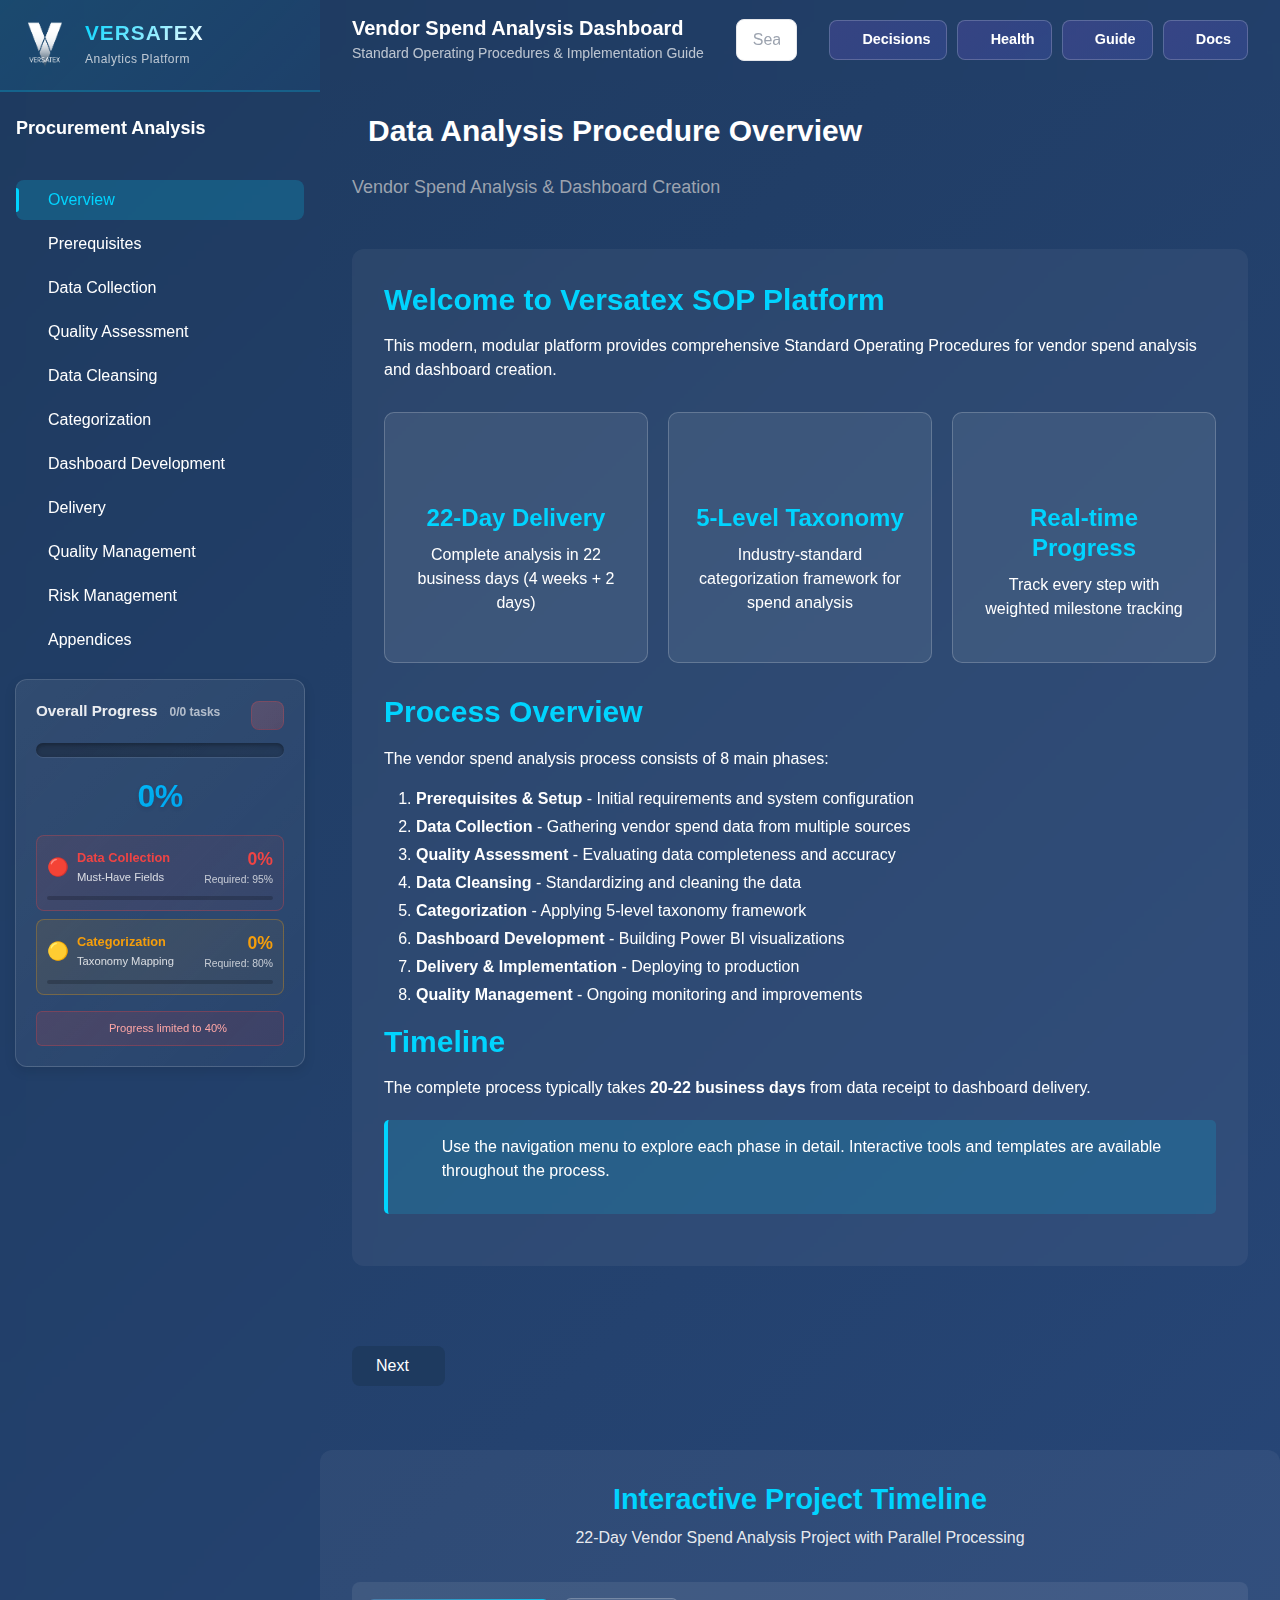
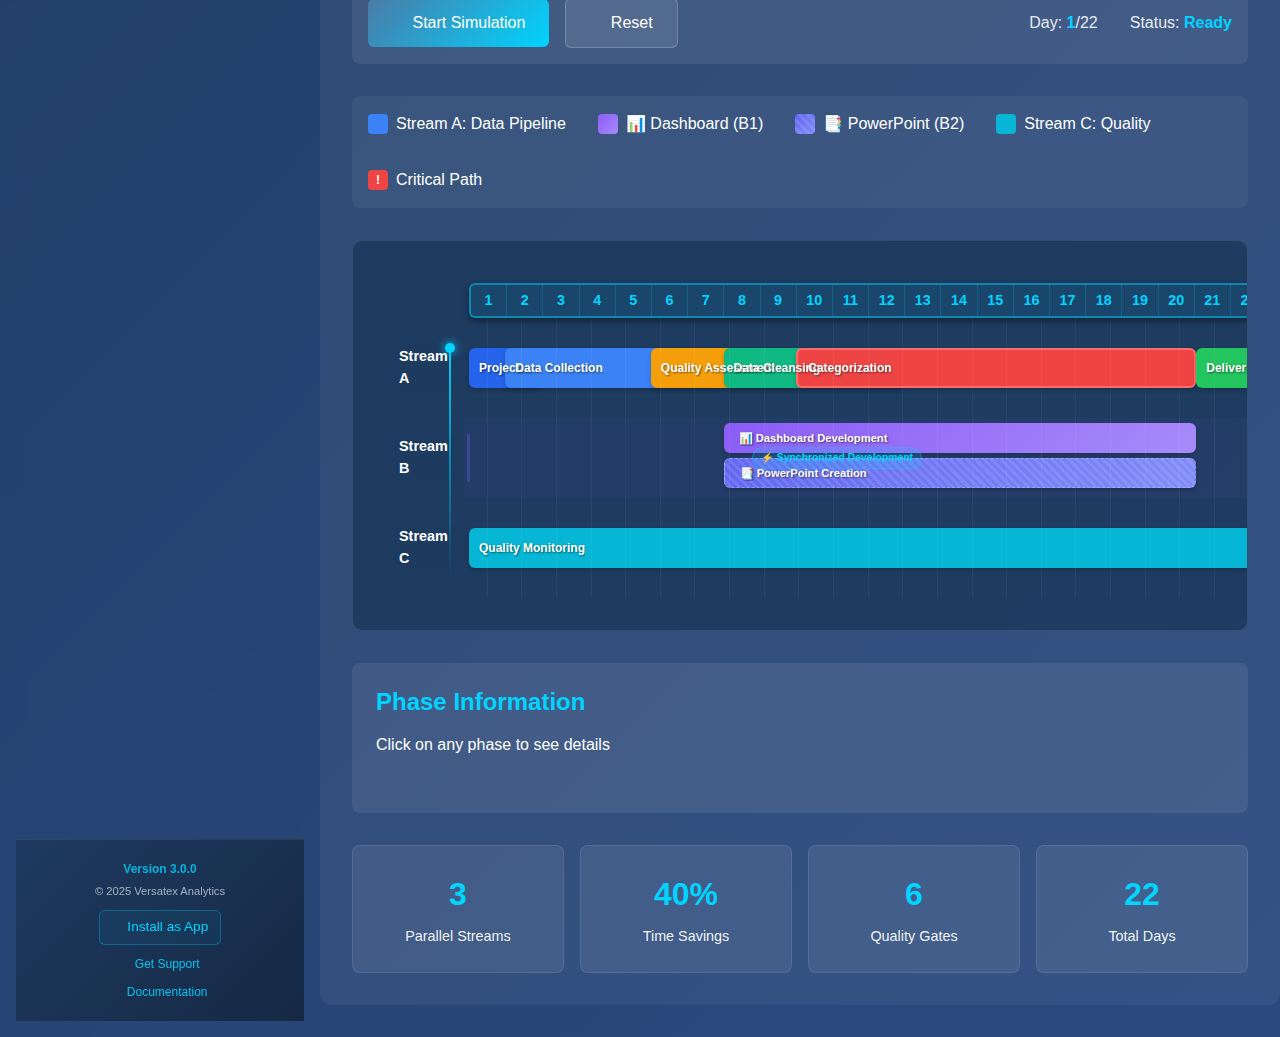
<file: index.html>
<!DOCTYPE html>
<html lang="en">

<head>
    <meta charset="UTF-8">
    <meta name="viewport" content="width=device-width, initial-scale=1.0">
    <meta name="description"
        content="Versatex Data Analysis SOP Platform - Modern, modular architecture for vendor spend analysis procedures">
    <meta name="theme-color" content="#003366">

    <title>Versatex SOP Platform</title>

    <!-- PWA Support -->
    <link rel="manifest" href="manifest.json">
    <meta name="apple-mobile-web-app-capable" content="yes">
    <meta name="apple-mobile-web-app-status-bar-style" content="black-translucent">
    <meta name="apple-mobile-web-app-title" content="Versatex SOP">
    <link rel="apple-touch-icon" href="assets/images/icon-192x192.png">

    <!-- Additional PWA meta tags -->
    <link rel="icon" type="image/png" sizes="192x192" href="assets/images/icon-192x192.png">
    <link rel="icon" type="image/png" sizes="512x512" href="assets/images/icon-512x512.png">

    <!-- Preconnect to CDNs for performance -->
    <link rel="preconnect" href="https://fonts.googleapis.com">
    <link rel="preconnect" href="https://cdnjs.cloudflare.com">

    <!-- Font Awesome Icons -->
    <link rel="stylesheet" href="https://cdnjs.cloudflare.com/ajax/libs/font-awesome/6.4.0/css/all.min.css">

    <!-- Core Styles (Critical CSS) -->
    <link rel="stylesheet" href="styles/base.css">
    <link rel="stylesheet" href="styles/theme.css">
    <link rel="stylesheet" href="styles/layout.css">
    <link rel="stylesheet" href="styles/progress.css">
    <!-- Mobile Responsive Overrides - Must load last -->
    <link rel="stylesheet" href="styles/mobile-responsive.css">

    <!-- Critical inline styles for immediate rendering -->
    <style>
        * {
            margin: 0;
            padding: 0;
            box-sizing: border-box;
        }

        body {
            font-family: -apple-system, BlinkMacSystemFont, 'Segoe UI', Roboto, sans-serif;
            background: linear-gradient(135deg, #1e3a5f 0%, #2a4a7f 100%);
            min-height: 100vh;
            color: #ffffff;
        }

        #app-loader {
            position: fixed;
            top: 0;
            left: 0;
            right: 0;
            bottom: 0;
            background: linear-gradient(135deg, #1e3a5f 0%, #2a4a7f 100%);
            display: flex;
            align-items: center;
            justify-content: center;
            z-index: 9999;
        }

        .loader-content {
            text-align: center;
            color: white;
        }

        .loader-logo img {
            max-width: 150px;
            height: auto;
            margin-bottom: 2rem;
        }

        .loader-spinner {
            width: 50px;
            height: 50px;
            border: 3px solid rgba(255, 255, 255, 0.3);
            border-top-color: #00d4ff;
            border-radius: 50%;
            margin: 20px auto;
            animation: spin 1s linear infinite;
        }

        @keyframes spin {
            to {
                transform: rotate(360deg);
            }
        }

        @keyframes slideUp {
            from {
                transform: translateX(-50%) translateY(100px);
                opacity: 0;
            }

            to {
                transform: translateX(-50%) translateY(0);
                opacity: 1;
            }
        }

        .loader-text {
            font-size: 1.2rem;
            margin: 20px 0;
        }

        .loader-progress {
            width: 200px;
            height: 4px;
            background: rgba(255, 255, 255, 0.2);
            border-radius: 2px;
            margin: 20px auto;
            overflow: hidden;
        }

        .loader-progress-bar {
            height: 100%;
            background: linear-gradient(90deg, #00d4ff, #0099ff);
            border-radius: 2px;
            width: 0;
            transition: width 0.3s ease;
        }

        .sop-app {
            display: flex;
            min-height: 100vh;
        }

        .sidebar {
            width: 280px;
            background: rgba(30, 58, 95, 0.95);
            backdrop-filter: blur(10px);
            border-right: 1px solid rgba(255, 255, 255, 0.1);
        }

        .sidebar-header {
            padding: 20px;
            border-bottom: 1px solid rgba(255, 255, 255, 0.1);
        }

        .logo {
            display: flex;
            align-items: center;
            gap: 15px;
        }

        .logo-image {
            max-height: 40px;
            width: auto;
        }

        .logo-text h1 {
            font-size: 1.5rem;
            font-weight: 600;
            margin: 0;
        }

        .logo-text span {
            font-size: 0.875rem;
            opacity: 0.8;
        }

        .main-container {
            flex: 1;
            display: flex;
            flex-direction: column;
        }

        .header {
            background: rgba(30, 58, 95, 0.95);
            backdrop-filter: blur(10px);
            padding: 20px 30px;
            border-bottom: 1px solid rgba(255, 255, 255, 0.1);
        }

        .content {
            flex: 1;
            padding: 30px;
            overflow-y: auto;
        }

        .content-section {
            background: rgba(255, 255, 255, 0.05);
            backdrop-filter: blur(10px);
            border: 1px solid rgba(255, 255, 255, 0.1);
            border-radius: 12px;
            padding: 30px;
        }

        .feature-grid {
            display: grid;
            grid-template-columns: repeat(auto-fit, minmax(250px, 1fr));
            gap: 20px;
            margin: 30px 0;
        }

        .feature-card {
            background: rgba(255, 255, 255, 0.08);
            padding: 25px;
            border-radius: 10px;
            text-align: center;
            transition: transform 0.3s ease;
        }

        .feature-card:hover {
            transform: translateY(-5px);
            background: rgba(255, 255, 255, 0.12);
        }

        .feature-card i {
            font-size: 2.5rem;
            color: #00d4ff;
            margin-bottom: 15px;
        }

        .feature-card h3 {
            margin: 10px 0;
            color: #ffffff;
        }

        .info-box {
            background: rgba(0, 212, 255, 0.1);
            border-left: 4px solid #00d4ff;
            padding: 15px 20px;
            border-radius: 5px;
            margin: 20px 0;
            display: flex;
            align-items: center;
            gap: 15px;
        }

        .info-box i {
            color: #00d4ff;
            font-size: 1.5rem;
        }

        /* Module Buttons */
        .header-actions {
            display: flex;
            gap: 10px;
        }

        .module-btn {
            background: linear-gradient(135deg, rgba(139, 92, 246, 0.2), rgba(99, 102, 241, 0.2));
            border: 1px solid rgba(255, 255, 255, 0.2);
            color: white;
            padding: 8px 16px;
            border-radius: 8px;
            cursor: pointer;
            font-size: 0.9rem;
            font-weight: 600;
            transition: all 0.3s ease;
            display: flex;
            align-items: center;
            gap: 5px;
        }

        .module-btn:hover:not(:disabled) {
            background: linear-gradient(135deg, rgba(139, 92, 246, 0.4), rgba(99, 102, 241, 0.4));
            transform: translateY(-2px);
            box-shadow: 0 4px 8px rgba(0, 212, 255, 0.2);
        }

        .module-btn:disabled {
            opacity: 0.5;
            cursor: not-allowed;
        }

        .module-btn.active {
            background: linear-gradient(135deg, var(--secondary-color), var(--accent-color));
            box-shadow: 0 4px 12px rgba(0, 212, 255, 0.3);
        }
        
        /* Critical Mobile Styles */
        @media (max-width: 768px) {
            .mobile-menu-toggle {
                display: block !important;
            }
            
            .header {
                flex-wrap: wrap !important;
            }
            
            .header-actions {
                width: 100% !important;
                display: flex !important;
                flex-wrap: wrap !important;
                gap: 0.5rem !important;
            }
            
            .header-actions .module-btn {
                flex: 1 1 auto !important;
                max-width: calc(50% - 0.25rem) !important;
            }
        }
        
        @media (max-width: 480px) {
            .header-actions .module-btn span {
                display: none !important;
            }
        }
    </style>

    <!-- Module Loader Configuration -->
    <script>
        window.SOPConfig = {
            version: '3.0.0',
            environment: 'development',
            apiEndpoint: '/api/v3/',

            // Module configuration
            modules: {
                timeline: {
                    enabled: true,
                    autoLoad: false,
                    version: '1.0.0'
                },
                decisionTool: {
                    enabled: true,
                    autoLoad: false,
                    version: '1.0.0'
                },
                healthMonitor: {
                    enabled: true,
                    autoLoad: false,
                    version: '1.0.0'
                },
                analytics: {
                    enabled: true,
                    autoLoad: true,
                    version: '1.0.0'
                }
            },

            // Theme configuration
            theme: {
                name: 'navy-professional',
                darkMode: false
            },

            // Performance configuration
            performance: {
                lazyLoadImages: true,
                preloadModules: ['timeline'],
                cacheTimeout: 3600000 // 1 hour
            }
        };
    </script>
</head>

<body>
    <!-- Loading Screen -->
    <div id="app-loader" class="app-loader">
        <div class="loader-content">
            <div class="loader-logo">
                <img src="assets/images/vtx_logo_white.png" alt="Versatex" width="150">
            </div>
            <div class="loader-spinner"></div>
            <div class="loader-text">Initializing Procurement Analysis Platform...</div>
            <div class="loader-progress">
                <div class="loader-progress-bar" id="load-progress"></div>
            </div>
        </div>
    </div>

    <!-- Main Application Shell -->
    <div id="app" class="sop-app" style="display: none;">
        <!-- Mobile Overlay -->
        <div id="mobileOverlay" class="mobile-overlay"></div>
        
        <!-- Sidebar Navigation -->
        <nav id="sidebar" class="sidebar">
            <div id="navigation">
                <!-- Navigation will be rendered here by navigation.js -->
            </div>
        </nav>

        <!-- Main Content Area -->
        <main id="main-content" class="main-container">
            <!-- Header -->
            <header id="header" class="header">
                <button id="mobileMenuToggle" class="mobile-menu-toggle" aria-label="Toggle Menu">
                    <i class="fas fa-bars"></i>
                </button>
                <div class="header-title">
                    <h1>Vendor Spend Analysis Dashboard</h1>
                    <span class="header-subtitle">Standard Operating Procedures & Implementation Guide</span>
                </div>
                <div id="search-container" class="search-container">
                    <!-- Search will be rendered here by search.js -->
                </div>
                <div class="header-actions">
                    <!-- Module Quick Access -->
                    <button id="decisionToolBtn" class="module-btn" title="Decision Support Tool">
                        <i class="fas fa-robot"></i> <span>Decisions</span>
                    </button>
                    <button id="healthMonitorBtn" class="module-btn" title="Project Health Monitor">
                        <i class="fas fa-chart-line"></i> <span>Health</span>
                    </button>
                    <button id="installAppBtn" class="module-btn" title="Install App" style="display: none;">
                        <i class="fas fa-download"></i> <span>Install</span>
                    </button>
                    <button id="pwaInfoBtn" class="module-btn" title="PWA Installation Guide"
                        onclick="window.open('pwa-info.html', '_blank')">
                        <i class="fas fa-info-circle"></i> <span>Guide</span>
                    </button>
                    <button id="docsBtn" class="module-btn" title="Documentation Hub"
                        onclick="window.open('docs/index.html', '_blank')">
                        <i class="fas fa-book"></i> <span>Docs</span>
                    </button>
                </div>
            </header>

            <!-- Content Area -->
            <div id="content" class="content">
                <!-- Sections will be rendered here by sections.js -->
            </div>
        </main>

        <!-- Floating Action Button (disabled until modules are ready) -->
        <!--
        <div class="fab-container">
            <button id="fab-main" class="fab fab-main">
                <span class="fab-icon">+</span>
            </button>
            <div class="fab-menu" id="fab-menu">
                <button class="fab-item" data-action="timeline">
                    <span class="fab-label">View Timeline</span>
                    <span class="fab-icon">📊</span>
                </button>
                <button class="fab-item" data-action="decision">
                    <span class="fab-label">Start Decision Tool</span>
                    <span class="fab-icon">🎯</span>
                </button>
                <button class="fab-item" data-action="export">
                    <span class="fab-label">Export Report</span>
                    <span class="fab-icon">📄</span>
                </button>
            </div>
        </div>
        -->
    </div>

    <!-- Toast Notifications Container -->
    <div id="toast-container" class="toast-container"></div>

    <!-- Modal Container -->
    <div id="modal-container" class="modal-container"></div>

    <!-- Core Application Loader -->
    <script type="module">
        // PWA Install Prompt Handler
        let deferredPrompt = null;

        window.addEventListener('beforeinstallprompt', (e) => {
            e.preventDefault();
            deferredPrompt = e;

            // Show Install App button in header
            const installAppBtn = document.getElementById('installAppBtn');
            if (installAppBtn) {
                installAppBtn.style.display = 'flex';
                installAppBtn.onclick = async () => {
                    if (deferredPrompt) {
                        deferredPrompt.prompt();
                        const { outcome } = await deferredPrompt.userChoice;
                        if (outcome === 'accepted') {
                            installAppBtn.style.display = 'none';
                        }
                        deferredPrompt = null;
                    }
                };
            }

            // Show custom install button
            const installBanner = document.createElement('div');
            installBanner.id = 'pwa-install-banner';
            installBanner.style.cssText = `
                position: fixed;
                bottom: 20px;
                left: 50%;
                transform: translateX(-50%);
                background: linear-gradient(135deg, #10b981, #059669);
                color: white;
                padding: 16px 24px;
                border-radius: 12px;
                box-shadow: 0 4px 20px rgba(16, 185, 129, 0.4);
                z-index: 10000;
                display: flex;
                align-items: center;
                gap: 15px;
                animation: slideUp 0.3s ease;
            `;
            installBanner.innerHTML = `
                <div style="display: flex; flex-direction: column; gap: 8px;">
                    <span style="font-weight: 600;">Install Versatex SOP for offline access</span>
                    <a href="pwa-info.html" target="_blank" style="
                        color: white;
                        font-size: 0.9rem;
                        opacity: 0.9;
                        text-decoration: underline;
                    ">Learn about PWA benefits →</a>
                </div>
                <div style="display: flex; gap: 10px;">
                    <button onclick="installPWA()" style="
                        background: white;
                        color: #059669;
                        border: none;
                        padding: 8px 16px;
                        border-radius: 6px;
                        cursor: pointer;
                        font-weight: 600;
                    ">Install</button>
                    <button onclick="dismissInstall()" style="
                        background: transparent;
                        color: white;
                        border: 1px solid white;
                        padding: 8px 16px;
                        border-radius: 6px;
                        cursor: pointer;
                        font-weight: 600;
                    ">Not Now</button>
                </div>
            `;

            if (!document.getElementById('pwa-install-banner')) {
                document.body.appendChild(installBanner);
            }
        });

        window.installPWA = async function () {
            if (!deferredPrompt) return;

            deferredPrompt.prompt();
            const { outcome } = await deferredPrompt.userChoice;

            deferredPrompt = null;
            const banner = document.getElementById('pwa-install-banner');
            if (banner) banner.remove();
        };

        window.dismissInstall = function () {
            const banner = document.getElementById('pwa-install-banner');
            if (banner) banner.remove();
        };

        window.addEventListener('appinstalled', () => {
            const banner = document.getElementById('pwa-install-banner');
            if (banner) banner.remove();
            
            // Hide Install App button when app is installed
            const installAppBtn = document.getElementById('installAppBtn');
            if (installAppBtn) {
                installAppBtn.style.display = 'none';
            }
        });

        // Simple loading animation
        let progress = 0;
        const progressBar = document.getElementById('load-progress');
        const loadingInterval = setInterval(() => {
            progress += Math.random() * 15;
            if (progress > 90) progress = 90;
            if (progressBar) progressBar.style.width = progress + '%';
        }, 200);

        // Load configuration first, then core app
        fetch('./config.json')
            .then(response => response.json())
            .then(config => {
                window.SOPConfig = config;
                return import('./core/app.js');
            })
            .then(module => {
                clearInterval(loadingInterval);
                if (progressBar) progressBar.style.width = '100%';

                // Initialize app with config
                window.SOPApp = new module.SOPApplication(window.SOPConfig);
                return window.SOPApp.init();
            })
            .then(() => {
                // Setup mobile menu toggle
                const mobileMenuToggle = document.getElementById('mobileMenuToggle');
                const sidebar = document.getElementById('sidebar');
                const mobileOverlay = document.getElementById('mobileOverlay');
                
                if (mobileMenuToggle && sidebar) {
                    mobileMenuToggle.addEventListener('click', () => {
                        sidebar.classList.toggle('mobile-open');
                        if (mobileOverlay) {
                            mobileOverlay.classList.toggle('active');
                        }
                    });
                    
                    // Close sidebar when clicking overlay
                    if (mobileOverlay) {
                        mobileOverlay.addEventListener('click', () => {
                            sidebar.classList.remove('mobile-open');
                            mobileOverlay.classList.remove('active');
                        });
                    }
                    
                    // Close sidebar when clicking outside on mobile
                    document.addEventListener('click', (e) => {
                        if (window.innerWidth <= 768 && 
                            sidebar.classList.contains('mobile-open') &&
                            !sidebar.contains(e.target) &&
                            !mobileMenuToggle.contains(e.target)) {
                            sidebar.classList.remove('mobile-open');
                            if (mobileOverlay) {
                                mobileOverlay.classList.remove('active');
                            }
                        }
                    });
                }
                
                // Setup module buttons
                const decisionBtn = document.getElementById('decisionToolBtn');
                const healthBtn = document.getElementById('healthMonitorBtn');

                if (decisionBtn) {
                    decisionBtn.addEventListener('click', async () => {
                        try {
                            decisionBtn.classList.add('active');

                            // Load decision tool if not already loaded
                            if (!window.SOPApp.modules.has('decisionTool')) {
                                await window.SOPApp.loadModule('decisionTool');
                            }

                            // Get the module and show it
                            const decisionTool = window.SOPApp.modules.get('decisionTool');
                            if (decisionTool && decisionTool.show) {
                                // Hide other content
                                const contentSections = document.querySelectorAll('.content-section');
                                contentSections.forEach(section => section.style.display = 'none');

                                // Show decision tool
                                decisionTool.show();
                            }
                        } catch (error) {
                            console.error('Failed to load Decision Tool:', error);
                            decisionBtn.classList.remove('active');
                        }
                    });
                }

                if (healthBtn) {
                    healthBtn.addEventListener('click', async () => {
                        try {
                            healthBtn.classList.add('active');

                            // Load health monitor if not already loaded
                            if (!window.SOPApp.modules.has('healthMonitor')) {
                                await window.SOPApp.loadModule('healthMonitor');
                            }

                            // Get the module and show it
                            const healthMonitor = window.SOPApp.modules.get('healthMonitor');
                            if (healthMonitor && healthMonitor.show) {
                                // Hide other content
                                const contentSections = document.querySelectorAll('.content-section');
                                contentSections.forEach(section => section.style.display = 'none');

                                // Hide decision tool if visible
                                const decisionTool = window.SOPApp.modules.get('decisionTool');
                                if (decisionTool && decisionTool.hide) {
                                    decisionTool.hide();
                                    document.getElementById('decisionToolBtn').classList.remove('active');
                                }

                                // Show health monitor
                                healthMonitor.show();
                            }
                        } catch (error) {
                            console.error('Failed to load Health Monitor:', error);
                            healthBtn.classList.remove('active');
                        }
                    });
                }
            })
            .catch(error => {
                console.error('Failed to load application:', error);
                document.querySelector('.loader-text').textContent = 'Failed to load. Please refresh.';
            });
    </script>

    <!-- Fallback for no-JS -->
    <noscript>
        <div class="no-js-message">
            <h1>JavaScript Required</h1>
            <p>Please enable JavaScript to use the Versatex SOP Platform.</p>
        </div>
    </noscript>
</body>

</html>
</file>
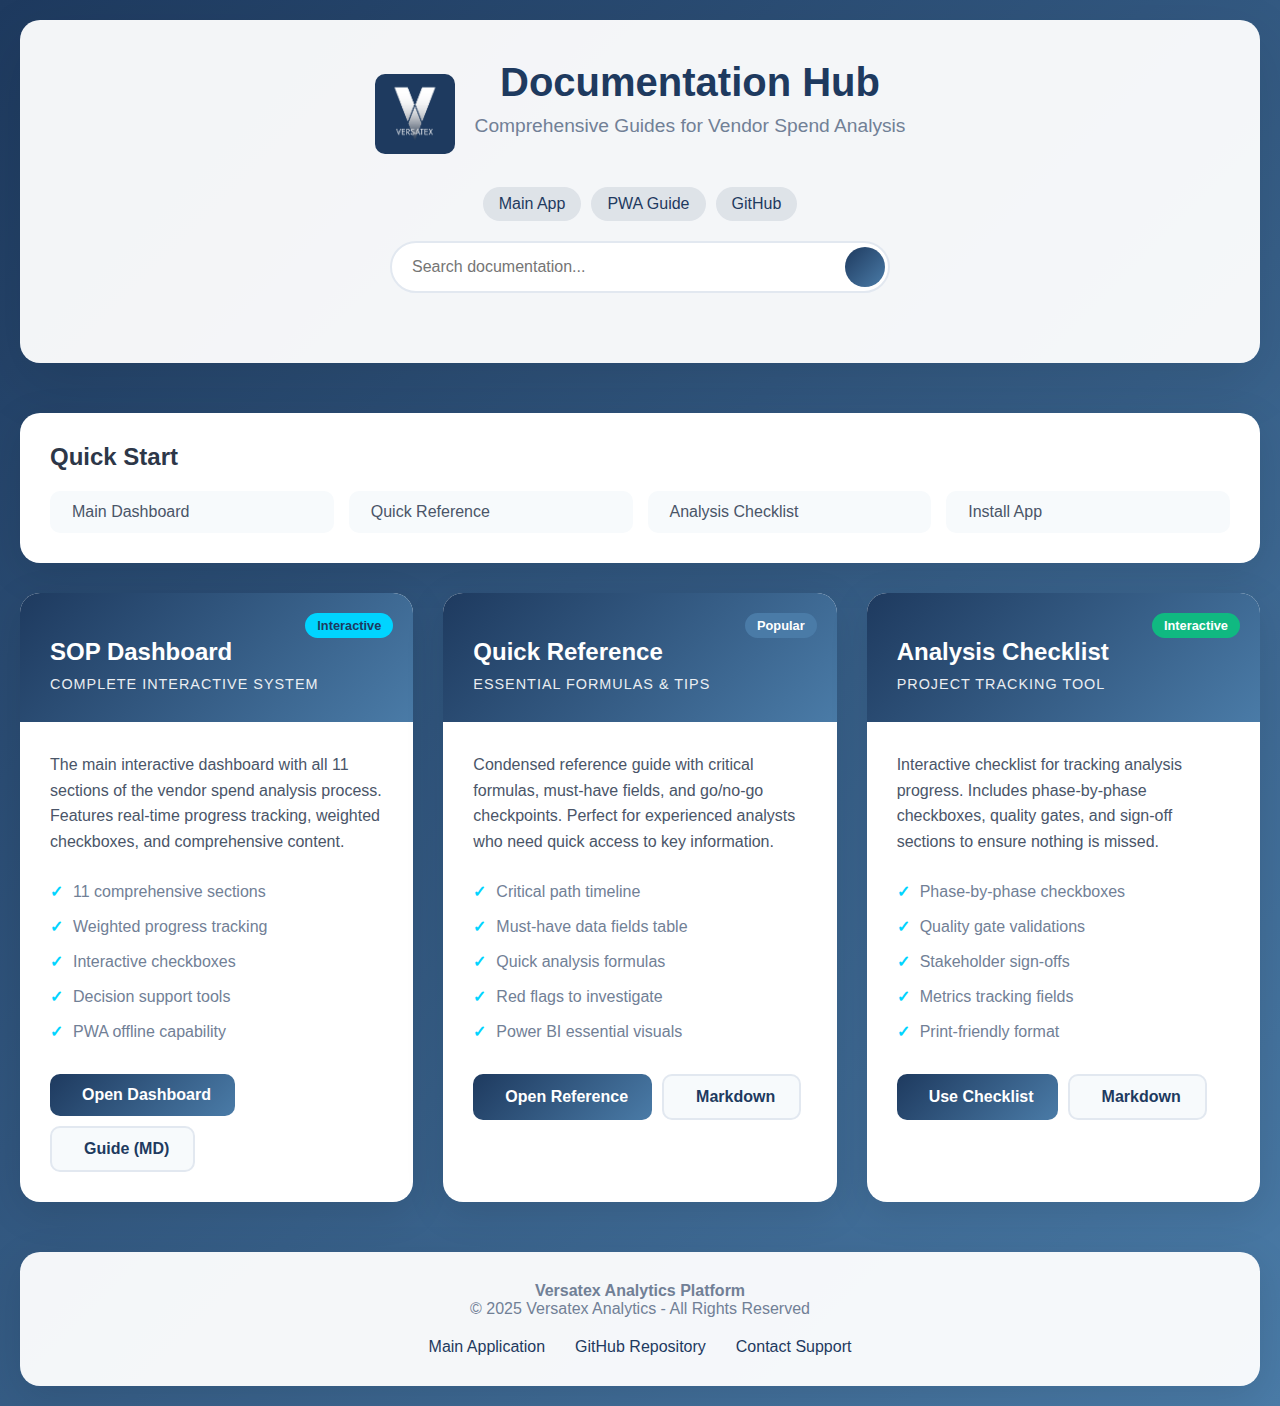
<file: docs/index.html>
<!DOCTYPE html>
<html lang="en">
<head>
    <meta charset="UTF-8">
    <meta name="viewport" content="width=device-width, initial-scale=1.0">
    <title>Versatex Analytics - Documentation Hub</title>
    <link rel="stylesheet" href="https://cdnjs.cloudflare.com/ajax/libs/font-awesome/6.4.0/css/all.min.css">
    <style>
        * {
            margin: 0;
            padding: 0;
            box-sizing: border-box;
        }
        
        body {
            font-family: -apple-system, BlinkMacSystemFont, 'Segoe UI', Roboto, 'Helvetica Neue', Arial, sans-serif;
            background: linear-gradient(135deg, #1e3a5f 0%, #4a7ba7 100%);
            min-height: 100vh;
            color: #333;
            padding: 20px;
        }
        
        .container {
            max-width: 1400px;
            margin: 0 auto;
        }
        
        header {
            text-align: center;
            margin-bottom: 50px;
            padding: 40px 20px;
            background: rgba(255, 255, 255, 0.95);
            border-radius: 20px;
            box-shadow: 0 20px 60px rgba(0, 0, 0, 0.1);
        }
        
        .logo-section {
            display: flex;
            align-items: center;
            justify-content: center;
            gap: 20px;
            margin-bottom: 20px;
        }
        
        .logo {
            width: 80px;
            height: auto;
            background: #1e3a5f;
            padding: 10px;
            border-radius: 10px;
        }
        
        h1 {
            color: #1e3a5f;
            font-size: 2.5rem;
            margin-bottom: 10px;
            font-weight: 700;
        }
        
        .subtitle {
            color: #718096;
            font-size: 1.2rem;
            margin-bottom: 30px;
        }
        
        .breadcrumb {
            display: flex;
            justify-content: center;
            gap: 10px;
            margin-bottom: 20px;
            flex-wrap: wrap;
        }
        
        .breadcrumb a {
            color: #1e3a5f;
            text-decoration: none;
            padding: 8px 16px;
            background: rgba(30, 58, 95, 0.1);
            border-radius: 20px;
            transition: all 0.3s ease;
        }
        
        .breadcrumb a:hover {
            background: #1e3a5f;
            color: white;
            transform: translateY(-2px);
        }
        
        .docs-grid {
            display: grid;
            grid-template-columns: repeat(auto-fit, minmax(350px, 1fr));
            gap: 30px;
            margin-bottom: 50px;
        }
        
        .doc-card {
            background: white;
            border-radius: 20px;
            overflow: hidden;
            box-shadow: 0 10px 40px rgba(0, 0, 0, 0.1);
            transition: all 0.3s ease;
            position: relative;
        }
        
        .doc-card:hover {
            transform: translateY(-10px);
            box-shadow: 0 20px 60px rgba(0, 0, 0, 0.15);
        }
        
        .doc-header {
            padding: 30px;
            background: linear-gradient(135deg, #1e3a5f, #4a7ba7);
            color: white;
        }
        
        .doc-icon {
            font-size: 3rem;
            margin-bottom: 15px;
            opacity: 0.9;
        }
        
        .doc-title {
            font-size: 1.5rem;
            margin-bottom: 10px;
        }
        
        .doc-type {
            opacity: 0.9;
            font-size: 0.9rem;
            text-transform: uppercase;
            letter-spacing: 1px;
        }
        
        .doc-content {
            padding: 30px;
        }
        
        .doc-description {
            color: #4a5568;
            line-height: 1.6;
            margin-bottom: 20px;
        }
        
        .doc-features {
            list-style: none;
            margin-bottom: 25px;
        }
        
        .doc-features li {
            padding: 8px 0;
            color: #718096;
            display: flex;
            align-items: center;
        }
        
        .doc-features li:before {
            content: "✓";
            color: #00d4ff;
            font-weight: bold;
            margin-right: 10px;
        }
        
        .doc-actions {
            display: flex;
            gap: 10px;
            flex-wrap: wrap;
        }
        
        .btn {
            padding: 12px 24px;
            border-radius: 10px;
            text-decoration: none;
            font-weight: 600;
            transition: all 0.3s ease;
            display: inline-flex;
            align-items: center;
            gap: 8px;
            border: none;
            cursor: pointer;
        }
        
        .btn-primary {
            background: linear-gradient(135deg, #1e3a5f, #4a7ba7);
            color: white;
        }
        
        .btn-primary:hover {
            transform: translateY(-2px);
            box-shadow: 0 10px 20px rgba(30, 58, 95, 0.3);
        }
        
        .btn-secondary {
            background: #f7fafc;
            color: #1e3a5f;
            border: 2px solid #e2e8f0;
        }
        
        .btn-secondary:hover {
            background: #edf2f7;
            border-color: #1e3a5f;
        }
        
        .badge {
            position: absolute;
            top: 20px;
            right: 20px;
            background: #00d4ff;
            color: #1e3a5f;
            padding: 5px 12px;
            border-radius: 20px;
            font-size: 0.8rem;
            font-weight: 600;
        }
        
        .badge.new {
            background: #10b981;
            color: white;
        }
        
        .badge.popular {
            background: #4a7ba7;
            color: white;
        }
        
        .quick-links {
            background: white;
            border-radius: 20px;
            padding: 30px;
            margin-bottom: 30px;
            box-shadow: 0 10px 40px rgba(0, 0, 0, 0.1);
        }
        
        .quick-links h2 {
            color: #2d3748;
            margin-bottom: 20px;
            font-size: 1.5rem;
        }
        
        .links-grid {
            display: grid;
            grid-template-columns: repeat(auto-fit, minmax(200px, 1fr));
            gap: 15px;
        }
        
        .quick-link {
            display: flex;
            align-items: center;
            gap: 10px;
            padding: 12px;
            background: #f7fafc;
            border-radius: 10px;
            text-decoration: none;
            color: #4a5568;
            transition: all 0.3s ease;
        }
        
        .quick-link:hover {
            background: linear-gradient(135deg, #1e3a5f, #4a7ba7);
            color: white;
            transform: translateX(5px);
        }
        
        .quick-link i {
            font-size: 1.2rem;
            color: #1e3a5f;
        }
        
        .quick-link:hover i {
            color: white;
        }
        
        footer {
            text-align: center;
            padding: 30px;
            background: rgba(255, 255, 255, 0.95);
            border-radius: 20px;
            box-shadow: 0 10px 40px rgba(0, 0, 0, 0.1);
            color: #718096;
        }
        
        .footer-links {
            display: flex;
            justify-content: center;
            gap: 30px;
            margin-top: 20px;
            flex-wrap: wrap;
        }
        
        .footer-links a {
            color: #1e3a5f;
            text-decoration: none;
            transition: color 0.3s ease;
        }
        
        .footer-links a:hover {
            color: #4a7ba7;
        }
        
        @media (max-width: 768px) {
            h1 {
                font-size: 2rem;
            }
            
            .docs-grid {
                grid-template-columns: 1fr;
            }
            
            .links-grid {
                grid-template-columns: 1fr;
            }
        }
        
        .search-box {
            max-width: 500px;
            margin: 0 auto 30px;
            position: relative;
        }
        
        .search-box input {
            width: 100%;
            padding: 15px 50px 15px 20px;
            border: 2px solid #e2e8f0;
            border-radius: 50px;
            font-size: 1rem;
            transition: all 0.3s ease;
        }
        
        .search-box input:focus {
            outline: none;
            border-color: #1e3a5f;
            box-shadow: 0 0 0 3px rgba(30, 58, 95, 0.1);
        }
        
        .search-box button {
            position: absolute;
            right: 5px;
            top: 50%;
            transform: translateY(-50%);
            background: linear-gradient(135deg, #1e3a5f, #4a7ba7);
            color: white;
            border: none;
            width: 40px;
            height: 40px;
            border-radius: 50%;
            cursor: pointer;
            transition: all 0.3s ease;
        }
        
        .search-box button:hover {
            transform: translateY(-50%) scale(1.1);
        }
    </style>
</head>
<body>
    <div class="container">
        <header>
            <div class="logo-section">
                <img src="../assets/images/vtx_logo_white.png" alt="Versatex Logo" class="logo">
                <div>
                    <h1>Documentation Hub</h1>
                    <p class="subtitle">Comprehensive Guides for Vendor Spend Analysis</p>
                </div>
            </div>
            
            <div class="breadcrumb">
                <a href="../index.html"><i class="fas fa-home"></i> Main App</a>
                <a href="../pwa-info.html"><i class="fas fa-mobile-alt"></i> PWA Guide</a>
                <a href="https://github.com/DefoxxAnalytics/SOP.v3" target="_blank"><i class="fab fa-github"></i> GitHub</a>
            </div>
            
            <div class="search-box">
                <input type="text" placeholder="Search documentation..." id="searchInput">
                <button type="button"><i class="fas fa-search"></i></button>
            </div>
        </header>

        <div class="quick-links">
            <h2><i class="fas fa-rocket"></i> Quick Start</h2>
            <div class="links-grid">
                <a href="../index.html" class="quick-link">
                    <i class="fas fa-dashboard"></i>
                    <span>Main Dashboard</span>
                </a>
                <a href="quick-reference.html" class="quick-link">
                    <i class="fas fa-bolt"></i>
                    <span>Quick Reference</span>
                </a>
                <a href="analysis-checklist.html" class="quick-link">
                    <i class="fas fa-clipboard-check"></i>
                    <span>Analysis Checklist</span>
                </a>
                <a href="../pwa-info.html" class="quick-link">
                    <i class="fas fa-mobile-alt"></i>
                    <span>Install App</span>
                </a>
            </div>
        </div>

        <div class="docs-grid">
            <!-- Main SOP Dashboard -->
            <div class="doc-card" id="dashboard">
                <span class="badge">Interactive</span>
                <div class="doc-header">
                    <div class="doc-icon"><i class="fas fa-dashboard"></i></div>
                    <h2 class="doc-title">SOP Dashboard</h2>
                    <p class="doc-type">Complete Interactive System</p>
                </div>
                <div class="doc-content">
                    <p class="doc-description">
                        The main interactive dashboard with all 11 sections of the vendor spend analysis process. 
                        Features real-time progress tracking, weighted checkboxes, and comprehensive content.
                    </p>
                    <ul class="doc-features">
                        <li>11 comprehensive sections</li>
                        <li>Weighted progress tracking</li>
                        <li>Interactive checkboxes</li>
                        <li>Decision support tools</li>
                        <li>PWA offline capability</li>
                    </ul>
                    <div class="doc-actions">
                        <a href="../index.html" class="btn btn-primary">
                            <i class="fas fa-arrow-right"></i> Open Dashboard
                        </a>
                        <a href="../VENDOR_SPEND_ANALYSIS_GUIDE.md" class="btn btn-secondary">
                            <i class="fas fa-download"></i> Guide (MD)
                        </a>
                    </div>
                </div>
            </div>

            <!-- Quick Reference -->
            <div class="doc-card" id="reference">
                <span class="badge popular">Popular</span>
                <div class="doc-header">
                    <div class="doc-icon"><i class="fas fa-bolt"></i></div>
                    <h2 class="doc-title">Quick Reference</h2>
                    <p class="doc-type">Essential Formulas & Tips</p>
                </div>
                <div class="doc-content">
                    <p class="doc-description">
                        Condensed reference guide with critical formulas, must-have fields, and go/no-go checkpoints. 
                        Perfect for experienced analysts who need quick access to key information.
                    </p>
                    <ul class="doc-features">
                        <li>Critical path timeline</li>
                        <li>Must-have data fields table</li>
                        <li>Quick analysis formulas</li>
                        <li>Red flags to investigate</li>
                        <li>Power BI essential visuals</li>
                    </ul>
                    <div class="doc-actions">
                        <a href="quick-reference.html" class="btn btn-primary">
                            <i class="fas fa-arrow-right"></i> Open Reference
                        </a>
                        <a href="../QUICK_REFERENCE_GUIDE.md" class="btn btn-secondary">
                            <i class="fas fa-download"></i> Markdown
                        </a>
                    </div>
                </div>
            </div>

            <!-- Analysis Checklist -->
            <div class="doc-card" id="checklist">
                <span class="badge new">Interactive</span>
                <div class="doc-header">
                    <div class="doc-icon"><i class="fas fa-clipboard-check"></i></div>
                    <h2 class="doc-title">Analysis Checklist</h2>
                    <p class="doc-type">Project Tracking Tool</p>
                </div>
                <div class="doc-content">
                    <p class="doc-description">
                        Interactive checklist for tracking analysis progress. Includes phase-by-phase checkboxes, 
                        quality gates, and sign-off sections to ensure nothing is missed.
                    </p>
                    <ul class="doc-features">
                        <li>Phase-by-phase checkboxes</li>
                        <li>Quality gate validations</li>
                        <li>Stakeholder sign-offs</li>
                        <li>Metrics tracking fields</li>
                        <li>Print-friendly format</li>
                    </ul>
                    <div class="doc-actions">
                        <a href="analysis-checklist.html" class="btn btn-primary">
                            <i class="fas fa-arrow-right"></i> Use Checklist
                        </a>
                        <a href="../ANALYSIS_CHECKLIST.md" class="btn btn-secondary">
                            <i class="fas fa-download"></i> Markdown
                        </a>
                    </div>
                </div>
            </div>
        </div>

        <footer>
            <p><strong>Versatex Analytics Platform</strong></p>
            <p>© 2025 Versatex Analytics - All Rights Reserved</p>
            <div class="footer-links">
                <a href="../index.html">Main Application</a>
                <a href="https://github.com/DefoxxAnalytics/SOP.v3" target="_blank">GitHub Repository</a>
                <a href="mailto:support@versatex.com">Contact Support</a>
            </div>
        </footer>
    </div>

    <script>
        // Simple search functionality
        document.getElementById('searchInput').addEventListener('input', function(e) {
            const searchTerm = e.target.value.toLowerCase();
            const cards = document.querySelectorAll('.doc-card');
            
            cards.forEach(card => {
                const text = card.textContent.toLowerCase();
                if (text.includes(searchTerm)) {
                    card.style.display = 'block';
                } else {
                    card.style.display = 'none';
                }
            });
        });

        // Smooth scroll for anchor links
        document.querySelectorAll('a[href^="#"]').forEach(anchor => {
            anchor.addEventListener('click', function (e) {
                e.preventDefault();
                const target = document.querySelector(this.getAttribute('href'));
                if (target) {
                    target.scrollIntoView({ behavior: 'smooth', block: 'center' });
                }
            });
        });
    </script>
</body>
</html>
</file>
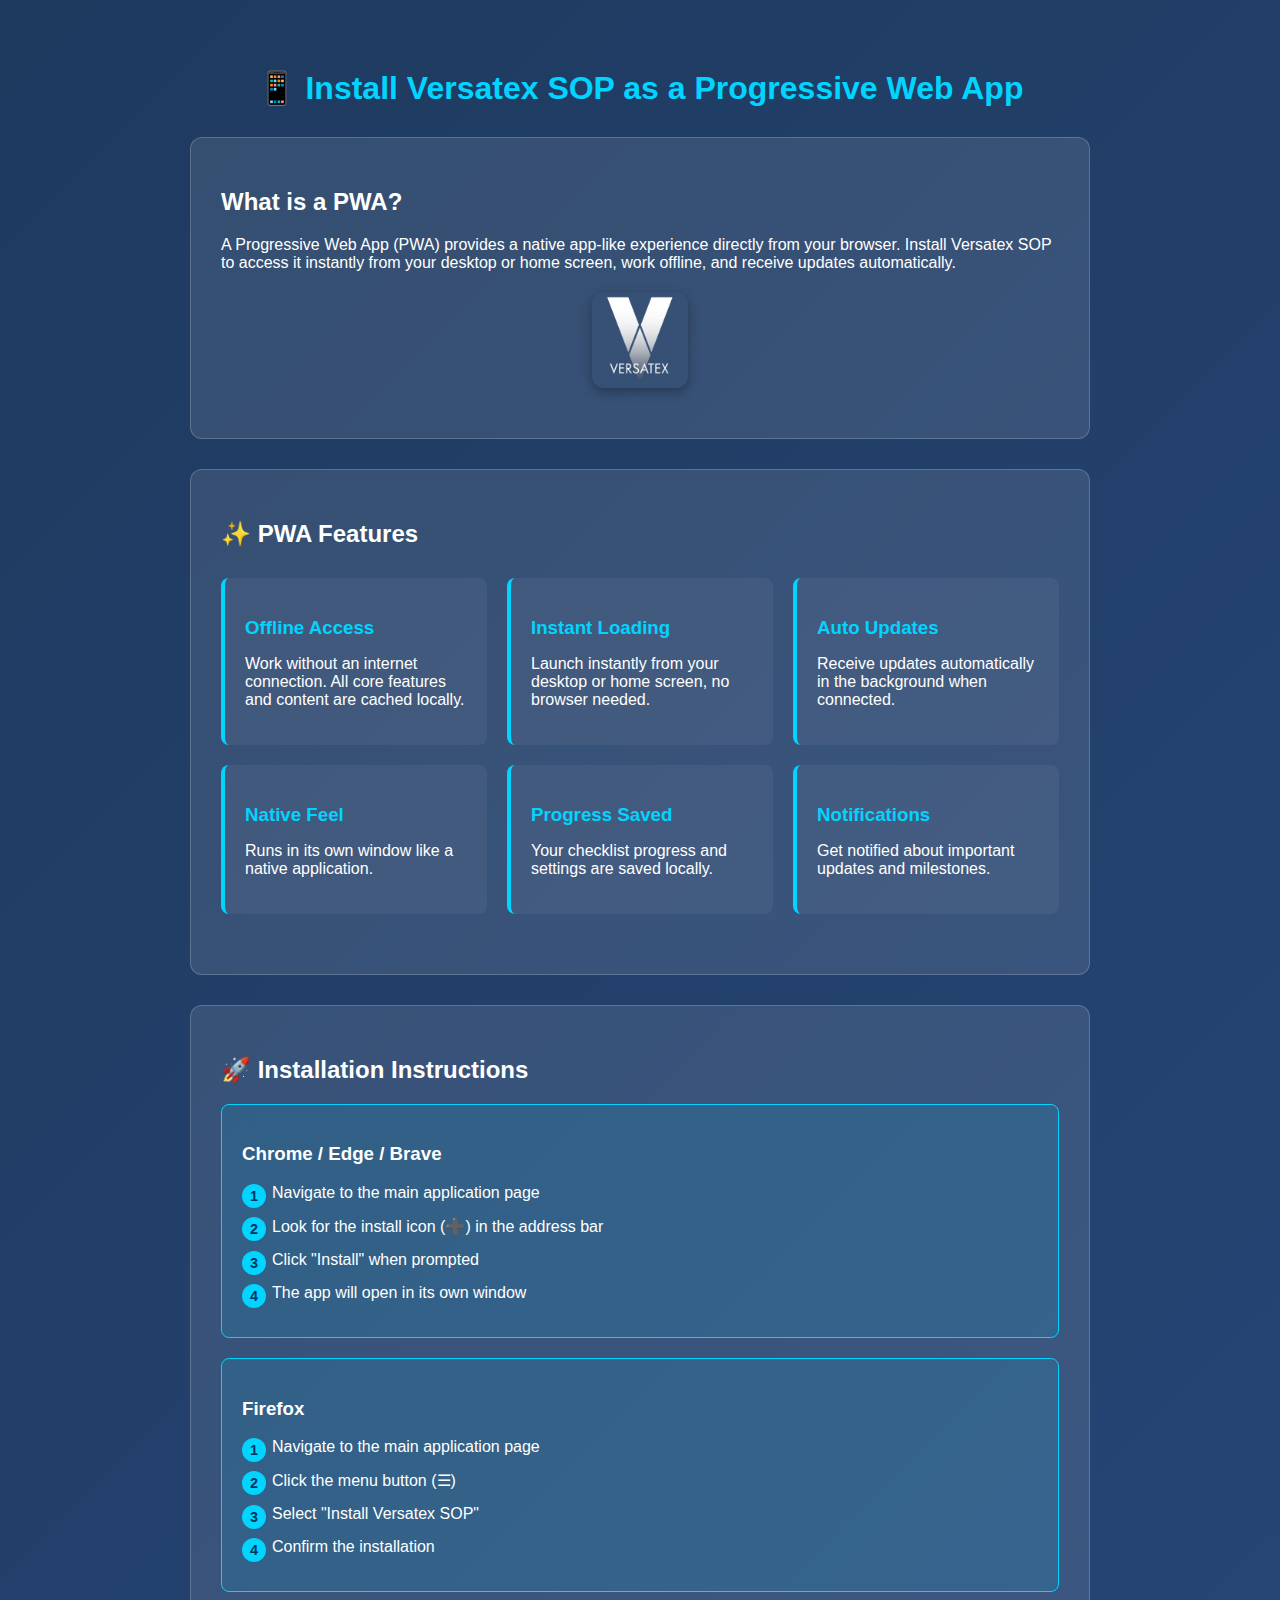
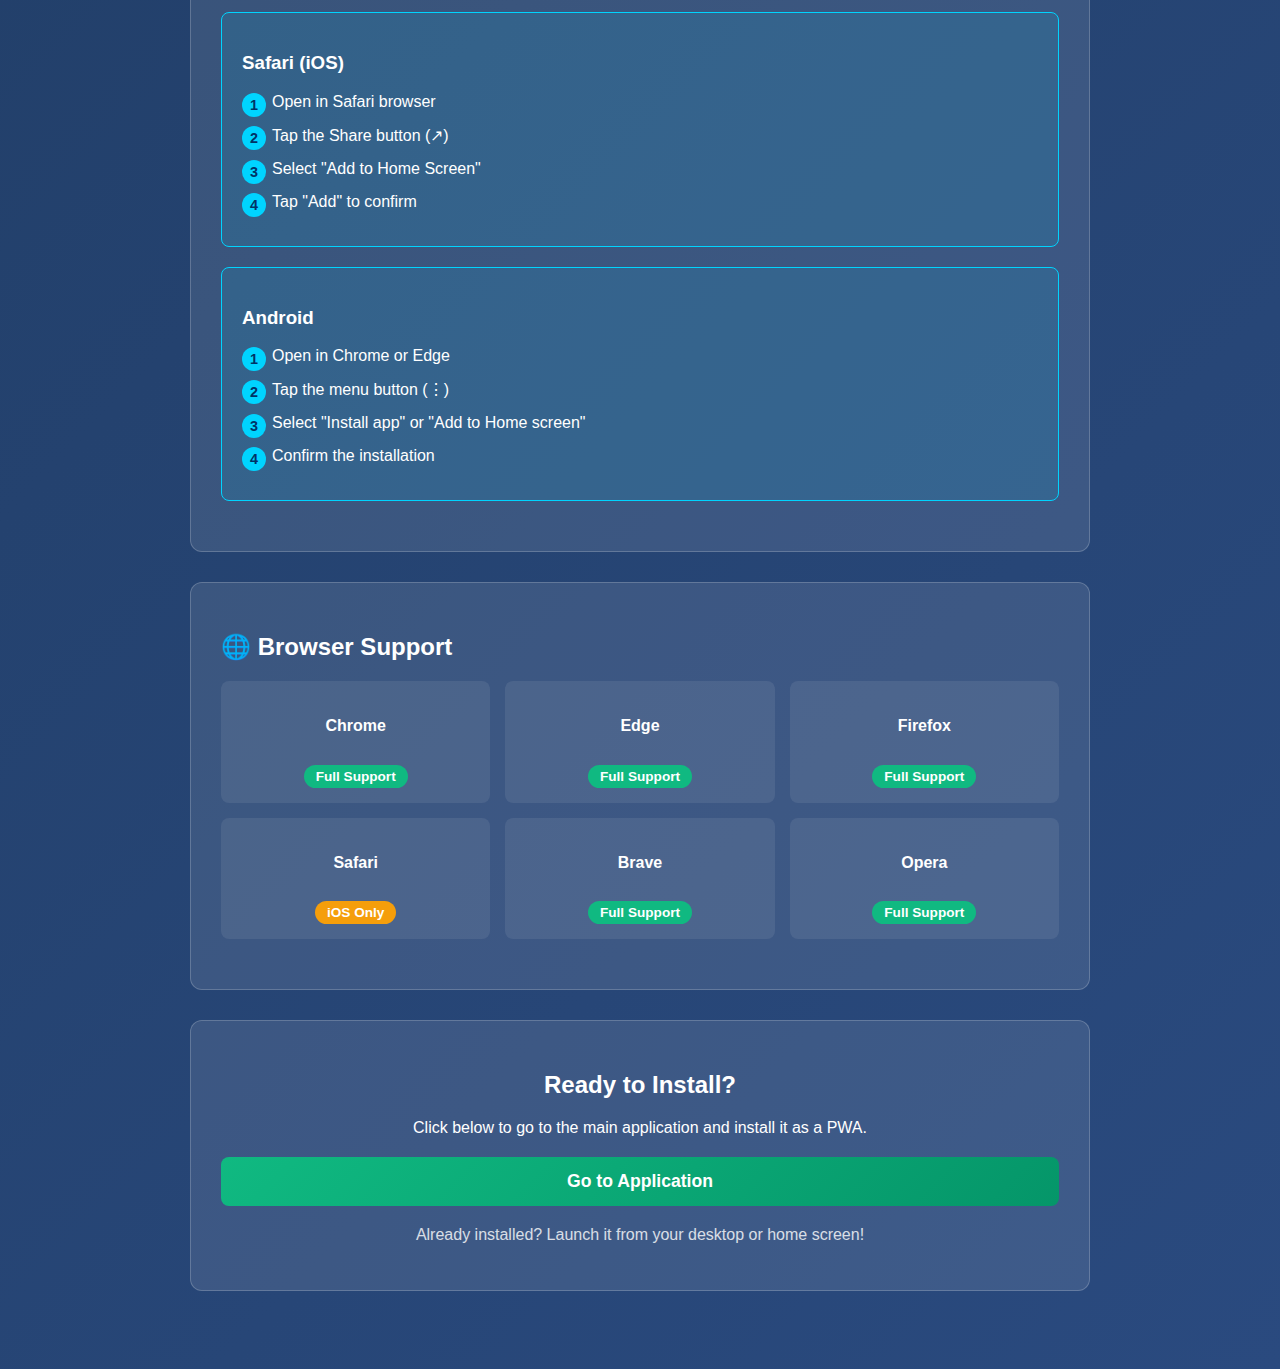
<file: pwa-info.html>
<!DOCTYPE html>
<html lang="en">
<head>
    <meta charset="UTF-8">
    <meta name="viewport" content="width=device-width, initial-scale=1.0">
    <title>PWA Installation Guide - Versatex SOP</title>
    <link rel="manifest" href="manifest.json">
    <meta name="theme-color" content="#003366">
    <style>
        body {
            font-family: -apple-system, BlinkMacSystemFont, 'Segoe UI', Roboto, sans-serif;
            background: linear-gradient(135deg, #1e3a5f 0%, #2a4a7f 100%);
            color: white;
            padding: 40px 20px;
            min-height: 100vh;
        }
        .container {
            max-width: 900px;
            margin: 0 auto;
        }
        h1 {
            color: #00d4ff;
            margin-bottom: 30px;
            text-align: center;
        }
        .info-card {
            background: rgba(255, 255, 255, 0.1);
            border: 1px solid rgba(255, 255, 255, 0.2);
            border-radius: 12px;
            padding: 30px;
            margin-bottom: 30px;
        }
        .feature-list {
            display: grid;
            grid-template-columns: repeat(auto-fit, minmax(250px, 1fr));
            gap: 20px;
            margin: 30px 0;
        }
        .feature {
            background: rgba(255, 255, 255, 0.05);
            padding: 20px;
            border-radius: 8px;
            border-left: 4px solid #00d4ff;
        }
        .feature h3 {
            color: #00d4ff;
            margin-bottom: 10px;
        }
        .install-steps {
            background: rgba(0, 212, 255, 0.1);
            border: 1px solid #00d4ff;
            border-radius: 8px;
            padding: 20px;
            margin: 20px 0;
        }
        .step {
            margin: 15px 0;
            padding-left: 30px;
            position: relative;
        }
        .step::before {
            content: attr(data-step);
            position: absolute;
            left: 0;
            background: #00d4ff;
            color: #003366;
            width: 24px;
            height: 24px;
            border-radius: 50%;
            display: flex;
            align-items: center;
            justify-content: center;
            font-weight: bold;
            font-size: 0.9rem;
        }
        .browser-grid {
            display: grid;
            grid-template-columns: repeat(auto-fit, minmax(200px, 1fr));
            gap: 15px;
            margin: 20px 0;
        }
        .browser-card {
            background: rgba(255, 255, 255, 0.08);
            padding: 15px;
            border-radius: 8px;
            text-align: center;
        }
        .browser-card i {
            font-size: 2rem;
            margin-bottom: 10px;
        }
        .status-badge {
            display: inline-block;
            padding: 4px 12px;
            border-radius: 20px;
            font-size: 0.85rem;
            font-weight: 600;
            margin-top: 8px;
        }
        .status-supported {
            background: #10b981;
            color: white;
        }
        .status-partial {
            background: #f59e0b;
            color: white;
        }
        .btn-primary {
            background: linear-gradient(135deg, #10b981, #059669);
            border: none;
            color: white;
            padding: 14px 28px;
            border-radius: 8px;
            cursor: pointer;
            font-size: 1.1rem;
            font-weight: 600;
            margin: 20px auto;
            display: block;
            transition: all 0.3s ease;
            text-decoration: none;
            text-align: center;
        }
        .btn-primary:hover {
            transform: translateY(-2px);
            box-shadow: 0 6px 20px rgba(16, 185, 129, 0.4);
        }
        .icon-preview {
            display: flex;
            gap: 20px;
            justify-content: center;
            align-items: center;
            margin: 20px 0;
        }
        .icon-preview img {
            border-radius: 12px;
            box-shadow: 0 4px 12px rgba(0, 0, 0, 0.3);
        }
    </style>
    <link rel="stylesheet" href="https://cdnjs.cloudflare.com/ajax/libs/font-awesome/6.4.0/css/all.min.css">
</head>
<body>
    <div class="container">
        <h1>📱 Install Versatex SOP as a Progressive Web App</h1>
        
        <div class="info-card">
            <h2>What is a PWA?</h2>
            <p>A Progressive Web App (PWA) provides a native app-like experience directly from your browser. Install Versatex SOP to access it instantly from your desktop or home screen, work offline, and receive updates automatically.</p>
            
            <div class="icon-preview">
                <img src="assets/images/icon-192x192.png" alt="App Icon" width="96" height="96">
            </div>
        </div>
        
        <div class="info-card">
            <h2>✨ PWA Features</h2>
            <div class="feature-list">
                <div class="feature">
                    <h3><i class="fas fa-wifi-slash"></i> Offline Access</h3>
                    <p>Work without an internet connection. All core features and content are cached locally.</p>
                </div>
                <div class="feature">
                    <h3><i class="fas fa-rocket"></i> Instant Loading</h3>
                    <p>Launch instantly from your desktop or home screen, no browser needed.</p>
                </div>
                <div class="feature">
                    <h3><i class="fas fa-sync-alt"></i> Auto Updates</h3>
                    <p>Receive updates automatically in the background when connected.</p>
                </div>
                <div class="feature">
                    <h3><i class="fas fa-desktop"></i> Native Feel</h3>
                    <p>Runs in its own window like a native application.</p>
                </div>
                <div class="feature">
                    <h3><i class="fas fa-save"></i> Progress Saved</h3>
                    <p>Your checklist progress and settings are saved locally.</p>
                </div>
                <div class="feature">
                    <h3><i class="fas fa-bell"></i> Notifications</h3>
                    <p>Get notified about important updates and milestones.</p>
                </div>
            </div>
        </div>
        
        <div class="info-card">
            <h2>🚀 Installation Instructions</h2>
            
            <div class="install-steps">
                <h3>Chrome / Edge / Brave</h3>
                <div class="step" data-step="1">Navigate to the main application page</div>
                <div class="step" data-step="2">Look for the install icon (➕) in the address bar</div>
                <div class="step" data-step="3">Click "Install" when prompted</div>
                <div class="step" data-step="4">The app will open in its own window</div>
            </div>
            
            <div class="install-steps">
                <h3>Firefox</h3>
                <div class="step" data-step="1">Navigate to the main application page</div>
                <div class="step" data-step="2">Click the menu button (☰)</div>
                <div class="step" data-step="3">Select "Install Versatex SOP"</div>
                <div class="step" data-step="4">Confirm the installation</div>
            </div>
            
            <div class="install-steps">
                <h3>Safari (iOS)</h3>
                <div class="step" data-step="1">Open in Safari browser</div>
                <div class="step" data-step="2">Tap the Share button (↗)</div>
                <div class="step" data-step="3">Select "Add to Home Screen"</div>
                <div class="step" data-step="4">Tap "Add" to confirm</div>
            </div>
            
            <div class="install-steps">
                <h3>Android</h3>
                <div class="step" data-step="1">Open in Chrome or Edge</div>
                <div class="step" data-step="2">Tap the menu button (⋮)</div>
                <div class="step" data-step="3">Select "Install app" or "Add to Home screen"</div>
                <div class="step" data-step="4">Confirm the installation</div>
            </div>
        </div>
        
        <div class="info-card">
            <h2>🌐 Browser Support</h2>
            <div class="browser-grid">
                <div class="browser-card">
                    <i class="fab fa-chrome" style="color: #4285f4;"></i>
                    <h4>Chrome</h4>
                    <span class="status-badge status-supported">Full Support</span>
                </div>
                <div class="browser-card">
                    <i class="fab fa-edge" style="color: #0078d4;"></i>
                    <h4>Edge</h4>
                    <span class="status-badge status-supported">Full Support</span>
                </div>
                <div class="browser-card">
                    <i class="fab fa-firefox" style="color: #ff7139;"></i>
                    <h4>Firefox</h4>
                    <span class="status-badge status-supported">Full Support</span>
                </div>
                <div class="browser-card">
                    <i class="fab fa-safari" style="color: #006cff;"></i>
                    <h4>Safari</h4>
                    <span class="status-badge status-partial">iOS Only</span>
                </div>
                <div class="browser-card">
                    <i class="fab fa-brave" style="color: #fb542b;"></i>
                    <h4>Brave</h4>
                    <span class="status-badge status-supported">Full Support</span>
                </div>
                <div class="browser-card">
                    <i class="fab fa-opera" style="color: #ff1b2d;"></i>
                    <h4>Opera</h4>
                    <span class="status-badge status-supported">Full Support</span>
                </div>
            </div>
        </div>
        
        <div class="info-card" style="text-align: center;">
            <h2>Ready to Install?</h2>
            <p>Click below to go to the main application and install it as a PWA.</p>
            <a href="index.html" class="btn-primary">
                <i class="fas fa-download"></i> Go to Application
            </a>
            <p style="margin-top: 20px; opacity: 0.8;">
                <i class="fas fa-info-circle"></i> Already installed? Launch it from your desktop or home screen!
            </p>
        </div>
    </div>
    
    <script>
        // Check if already installed
        if (window.matchMedia('(display-mode: standalone)').matches || window.navigator.standalone) {
            document.querySelector('.btn-primary').innerHTML = '<i class="fas fa-check-circle"></i> Already Installed - Open App';
        }
        
        // Listen for install prompt
        window.addEventListener('beforeinstallprompt', (e) => {
            console.log('App is installable');
        });
        
        // Listen for successful install
        window.addEventListener('appinstalled', () => {
            document.querySelector('.btn-primary').innerHTML = '<i class="fas fa-check-circle"></i> Successfully Installed!';
        });
    </script>
</body>
</html>
</file>
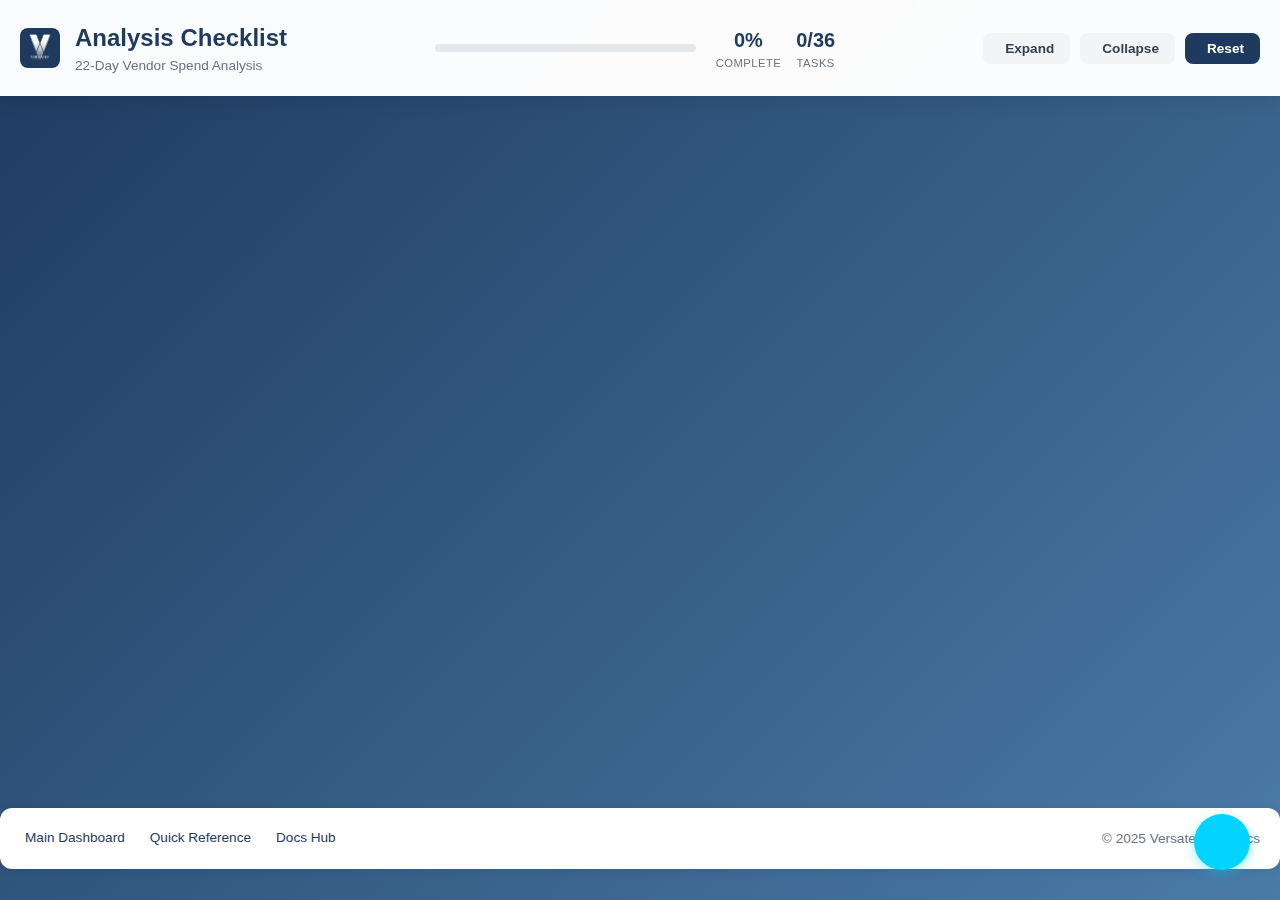
<file: docs/analysis-checklist.html>
<!DOCTYPE html>
<html lang="en">
<head>
    <meta charset="UTF-8">
    <meta name="viewport" content="width=device-width, initial-scale=1.0">
    <title>Analysis Checklist - Versatex Analytics</title>
    <link rel="stylesheet" href="https://cdnjs.cloudflare.com/ajax/libs/font-awesome/6.4.0/css/all.min.css">
    <style>
        * {
            margin: 0;
            padding: 0;
            box-sizing: border-box;
        }
        
        :root {
            --navy: #1e3a5f;
            --navy-light: #4a7ba7;
            --accent: #00d4ff;
            --success: #10b981;
            --warning: #f59e0b;
            --danger: #ef4444;
            --gray-50: #f9fafb;
            --gray-100: #f3f4f6;
            --gray-200: #e5e7eb;
            --gray-300: #d1d5db;
            --gray-500: #6b7280;
            --gray-700: #374151;
            --gray-900: #111827;
        }
        
        body {
            font-family: -apple-system, BlinkMacSystemFont, 'Segoe UI', Roboto, sans-serif;
            background: linear-gradient(135deg, var(--navy) 0%, var(--navy-light) 100%);
            min-height: 100vh;
            color: var(--gray-900);
            font-size: 14px;
            line-height: 1.5;
        }
        
        /* Compact Header */
        .header {
            background: rgba(255, 255, 255, 0.98);
            backdrop-filter: blur(10px);
            padding: 20px;
            box-shadow: 0 4px 20px rgba(0, 0, 0, 0.1);
            position: sticky;
            top: 0;
            z-index: 100;
        }
        
        .header-content {
            max-width: 1400px;
            margin: 0 auto;
            display: flex;
            align-items: center;
            justify-content: space-between;
            flex-wrap: wrap;
            gap: 15px;
        }
        
        .logo-section {
            display: flex;
            align-items: center;
            gap: 15px;
        }
        
        .logo {
            width: 40px;
            height: auto;
            background: var(--navy);
            padding: 5px;
            border-radius: 8px;
        }
        
        .title-section h1 {
            font-size: 1.5rem;
            color: var(--navy);
            margin: 0;
            font-weight: 700;
        }
        
        .title-section p {
            font-size: 0.85rem;
            color: var(--gray-500);
            margin: 0;
        }
        
        /* Progress Bar */
        .progress-section {
            display: flex;
            align-items: center;
            gap: 20px;
            flex: 1;
            max-width: 400px;
        }
        
        .progress-bar {
            flex: 1;
            height: 8px;
            background: var(--gray-200);
            border-radius: 10px;
            overflow: hidden;
            position: relative;
        }
        
        .progress-fill {
            height: 100%;
            background: linear-gradient(90deg, var(--navy), var(--accent));
            border-radius: 10px;
            transition: width 0.5s ease;
            position: relative;
            overflow: hidden;
        }
        
        .progress-fill::after {
            content: '';
            position: absolute;
            top: 0;
            left: 0;
            right: 0;
            bottom: 0;
            background: linear-gradient(90deg, transparent, rgba(255,255,255,0.3), transparent);
            animation: shimmer 2s infinite;
        }
        
        @keyframes shimmer {
            0% { transform: translateX(-100%); }
            100% { transform: translateX(100%); }
        }
        
        .progress-stats {
            display: flex;
            gap: 15px;
            align-items: center;
        }
        
        .stat {
            text-align: center;
        }
        
        .stat-value {
            font-size: 1.25rem;
            font-weight: 700;
            color: var(--navy);
        }
        
        .stat-label {
            font-size: 0.7rem;
            color: var(--gray-500);
            text-transform: uppercase;
            letter-spacing: 0.5px;
        }
        
        /* Quick Actions */
        .quick-actions {
            display: flex;
            gap: 10px;
        }
        
        .btn {
            padding: 8px 16px;
            border: none;
            border-radius: 8px;
            font-size: 0.85rem;
            font-weight: 600;
            cursor: pointer;
            transition: all 0.2s;
            display: inline-flex;
            align-items: center;
            gap: 6px;
        }
        
        .btn-primary {
            background: var(--navy);
            color: white;
        }
        
        .btn-primary:hover {
            background: var(--navy-light);
            transform: translateY(-1px);
        }
        
        .btn-secondary {
            background: var(--gray-100);
            color: var(--gray-700);
        }
        
        .btn-secondary:hover {
            background: var(--gray-200);
        }
        
        /* Main Content */
        .container {
            max-width: 1400px;
            margin: 0 auto;
            padding: 20px;
        }
        
        /* Compact Phase Grid */
        .phases-grid {
            display: grid;
            grid-template-columns: repeat(auto-fit, minmax(280px, 1fr));
            gap: 15px;
            margin-top: 20px;
        }
        
        .phase-card {
            background: white;
            border-radius: 12px;
            overflow: hidden;
            box-shadow: 0 2px 10px rgba(0, 0, 0, 0.08);
            transition: all 0.3s ease;
        }
        
        .phase-card:hover {
            transform: translateY(-2px);
            box-shadow: 0 4px 20px rgba(0, 0, 0, 0.12);
        }
        
        .phase-header {
            background: linear-gradient(135deg, var(--navy), var(--navy-light));
            color: white;
            padding: 12px 15px;
            display: flex;
            justify-content: space-between;
            align-items: center;
            cursor: pointer;
        }
        
        .phase-header:hover {
            background: linear-gradient(135deg, var(--navy-light), var(--accent));
        }
        
        .phase-info {
            display: flex;
            align-items: center;
            gap: 10px;
        }
        
        .phase-icon {
            width: 30px;
            height: 30px;
            background: rgba(255, 255, 255, 0.2);
            border-radius: 8px;
            display: flex;
            align-items: center;
            justify-content: center;
            font-size: 1rem;
        }
        
        .phase-title {
            font-size: 0.95rem;
            font-weight: 600;
        }
        
        .phase-meta {
            display: flex;
            align-items: center;
            gap: 10px;
        }
        
        .phase-progress {
            font-size: 0.85rem;
            background: rgba(255, 255, 255, 0.2);
            padding: 2px 8px;
            border-radius: 12px;
        }
        
        .phase-toggle {
            background: none;
            border: none;
            color: white;
            cursor: pointer;
            transition: transform 0.3s;
        }
        
        .phase-toggle.collapsed {
            transform: rotate(180deg);
        }
        
        .phase-body {
            padding: 15px;
            max-height: 300px;
            overflow-y: auto;
        }
        
        .phase-body.collapsed {
            display: none;
        }
        
        /* Compact Checklist Items */
        .checklist-group {
            margin-bottom: 12px;
        }
        
        .group-title {
            font-size: 0.8rem;
            font-weight: 600;
            color: var(--gray-500);
            text-transform: uppercase;
            letter-spacing: 0.5px;
            margin-bottom: 8px;
            padding-bottom: 4px;
            border-bottom: 1px solid var(--gray-200);
        }
        
        .checklist-item {
            display: flex;
            align-items: flex-start;
            gap: 8px;
            padding: 6px 0;
            transition: background 0.2s;
        }
        
        .checklist-item:hover {
            background: var(--gray-50);
            margin: 0 -8px;
            padding: 6px 8px;
            border-radius: 6px;
        }
        
        .checkbox-wrapper {
            position: relative;
            width: 18px;
            height: 18px;
            flex-shrink: 0;
            margin-top: 1px;
        }
        
        .checkbox-input {
            position: absolute;
            opacity: 0;
            cursor: pointer;
            width: 100%;
            height: 100%;
            z-index: 1;
        }
        
        .checkbox-custom {
            position: absolute;
            top: 0;
            left: 0;
            width: 18px;
            height: 18px;
            background: white;
            border: 2px solid var(--gray-300);
            border-radius: 4px;
            transition: all 0.2s;
            pointer-events: none;
        }
        
        .checkbox-input:checked ~ .checkbox-custom {
            background: var(--navy);
            border-color: var(--navy);
        }
        
        .checkbox-input:checked ~ .checkbox-custom::after {
            content: '✓';
            position: absolute;
            top: -1px;
            left: 3px;
            color: white;
            font-size: 12px;
            font-weight: bold;
        }
        
        .checklist-label {
            font-size: 0.85rem;
            color: var(--gray-700);
            line-height: 1.4;
            flex: 1;
        }
        
        .checklist-item.completed .checklist-label {
            text-decoration: line-through;
            color: var(--gray-400);
        }
        
        .item-badge {
            font-size: 0.7rem;
            padding: 2px 6px;
            border-radius: 4px;
            font-weight: 600;
            margin-left: 8px;
        }
        
        .badge-critical {
            background: var(--danger);
            color: white;
        }
        
        .badge-important {
            background: var(--warning);
            color: white;
        }
        
        .badge-optional {
            background: var(--gray-200);
            color: var(--gray-600);
        }
        
        /* Footer Actions */
        .footer {
            background: white;
            border-radius: 12px;
            padding: 20px;
            margin-top: 30px;
            box-shadow: 0 2px 10px rgba(0, 0, 0, 0.08);
        }
        
        .footer-content {
            max-width: 1400px;
            margin: 0 auto;
            display: flex;
            justify-content: space-between;
            align-items: center;
            flex-wrap: wrap;
            gap: 20px;
        }
        
        .footer-links {
            display: flex;
            gap: 20px;
        }
        
        .footer-links a {
            color: var(--navy);
            text-decoration: none;
            font-size: 0.85rem;
            display: flex;
            align-items: center;
            gap: 5px;
            transition: color 0.2s;
        }
        
        .footer-links a:hover {
            color: var(--accent);
        }
        
        /* Floating Action Button */
        .fab {
            position: fixed;
            bottom: 30px;
            right: 30px;
            width: 56px;
            height: 56px;
            background: var(--accent);
            color: var(--navy);
            border-radius: 50%;
            border: none;
            cursor: pointer;
            box-shadow: 0 4px 12px rgba(0, 212, 255, 0.4);
            display: flex;
            align-items: center;
            justify-content: center;
            font-size: 1.5rem;
            transition: all 0.3s;
            z-index: 1000;
        }
        
        .fab:hover {
            transform: scale(1.1);
            box-shadow: 0 6px 20px rgba(0, 212, 255, 0.6);
        }
        
        /* Responsive */
        @media (max-width: 768px) {
            .phases-grid {
                grid-template-columns: 1fr;
            }
            
            .header-content {
                flex-direction: column;
                align-items: stretch;
            }
            
            .progress-section {
                max-width: 100%;
            }
        }
        
        /* Print Styles */
        @media print {
            .header {
                position: relative;
            }
            
            .phase-body {
                max-height: none !important;
                display: block !important;
            }
            
            .btn, .fab {
                display: none;
            }
        }
        
        /* Animations */
        @keyframes slideIn {
            from {
                opacity: 0;
                transform: translateY(20px);
            }
            to {
                opacity: 1;
                transform: translateY(0);
            }
        }
        
        .phase-card {
            animation: slideIn 0.5s ease forwards;
            opacity: 0;
        }
        
        .phase-card:nth-child(1) { animation-delay: 0.1s; }
        .phase-card:nth-child(2) { animation-delay: 0.15s; }
        .phase-card:nth-child(3) { animation-delay: 0.2s; }
        .phase-card:nth-child(4) { animation-delay: 0.25s; }
        .phase-card:nth-child(5) { animation-delay: 0.3s; }
        .phase-card:nth-child(6) { animation-delay: 0.35s; }
        .phase-card:nth-child(7) { animation-delay: 0.4s; }
        .phase-card:nth-child(8) { animation-delay: 0.45s; }
    </style>
</head>
<body>
    <!-- Compact Header -->
    <header class="header">
        <div class="header-content">
            <div class="logo-section">
                <img src="../assets/images/vtx_logo_white.png" alt="Versatex" class="logo">
                <div class="title-section">
                    <h1>Analysis Checklist</h1>
                    <p>22-Day Vendor Spend Analysis</p>
                </div>
            </div>
            
            <div class="progress-section">
                <div class="progress-bar">
                    <div class="progress-fill" id="mainProgress" style="width: 0%"></div>
                </div>
                <div class="progress-stats">
                    <div class="stat">
                        <div class="stat-value" id="progressPercent">0%</div>
                        <div class="stat-label">Complete</div>
                    </div>
                    <div class="stat">
                        <div class="stat-value" id="itemsComplete">0/0</div>
                        <div class="stat-label">Tasks</div>
                    </div>
                </div>
            </div>
            
            <div class="quick-actions">
                <button class="btn btn-secondary" onclick="expandAll()">
                    <i class="fas fa-expand"></i> Expand
                </button>
                <button class="btn btn-secondary" onclick="collapseAll()">
                    <i class="fas fa-compress"></i> Collapse
                </button>
                <button class="btn btn-primary" onclick="resetAll()">
                    <i class="fas fa-redo"></i> Reset
                </button>
            </div>
        </div>
    </header>
    
    <!-- Main Content -->
    <div class="container">
        <div class="phases-grid">
            <!-- Phase 1: Data Collection -->
            <div class="phase-card">
                <div class="phase-header" onclick="togglePhase(this)">
                    <div class="phase-info">
                        <div class="phase-icon">📊</div>
                        <div class="phase-title">Data Collection</div>
                    </div>
                    <div class="phase-meta">
                        <span class="phase-progress">Days 1-5</span>
                        <button class="phase-toggle">
                            <i class="fas fa-chevron-down"></i>
                        </button>
                    </div>
                </div>
                <div class="phase-body">
                    <div class="checklist-group">
                        <div class="group-title">Required Fields</div>
                        <div class="checklist-item">
                            <div class="checkbox-wrapper">
                                <input type="checkbox" class="checkbox-input" id="dc1">
                                <span class="checkbox-custom"></span>
                            </div>
                            <label for="dc1" class="checklist-label">
                                Transaction ID/Invoice Number
                                <span class="item-badge badge-critical">Critical</span>
                            </label>
                        </div>
                        <div class="checklist-item">
                            <div class="checkbox-wrapper">
                                <input type="checkbox" class="checkbox-input" id="dc2">
                                <span class="checkbox-custom"></span>
                            </div>
                            <label for="dc2" class="checklist-label">
                                Supplier Name & ID
                                <span class="item-badge badge-critical">Critical</span>
                            </label>
                        </div>
                        <div class="checklist-item">
                            <div class="checkbox-wrapper">
                                <input type="checkbox" class="checkbox-input" id="dc3">
                                <span class="checkbox-custom"></span>
                            </div>
                            <label for="dc3" class="checklist-label">
                                Spend Amount (Currency)
                                <span class="item-badge badge-critical">Critical</span>
                            </label>
                        </div>
                        <div class="checklist-item">
                            <div class="checkbox-wrapper">
                                <input type="checkbox" class="checkbox-input" id="dc4">
                                <span class="checkbox-custom"></span>
                            </div>
                            <label for="dc4" class="checklist-label">
                                Transaction Date
                                <span class="item-badge badge-critical">Critical</span>
                            </label>
                        </div>
                        <div class="checklist-item">
                            <div class="checkbox-wrapper">
                                <input type="checkbox" class="checkbox-input" id="dc5">
                                <span class="checkbox-custom"></span>
                            </div>
                            <label for="dc5" class="checklist-label">
                                Description (Product/Service)
                                <span class="item-badge badge-critical">Critical</span>
                            </label>
                        </div>
                    </div>
                    <div class="checklist-group">
                        <div class="group-title">Data Sources</div>
                        <div class="checklist-item">
                            <div class="checkbox-wrapper">
                                <input type="checkbox" class="checkbox-input" id="dc6">
                                <span class="checkbox-custom"></span>
                            </div>
                            <label for="dc6" class="checklist-label">ERP data extracted</label>
                        </div>
                        <div class="checklist-item">
                            <div class="checkbox-wrapper">
                                <input type="checkbox" class="checkbox-input" id="dc7">
                                <span class="checkbox-custom"></span>
                            </div>
                            <label for="dc7" class="checklist-label">P-Card transactions collected</label>
                        </div>
                        <div class="checklist-item">
                            <div class="checkbox-wrapper">
                                <input type="checkbox" class="checkbox-input" id="dc8">
                                <span class="checkbox-custom"></span>
                            </div>
                            <label for="dc8" class="checklist-label">Contract database reviewed</label>
                        </div>
                    </div>
                </div>
            </div>
            
            <!-- Phase 2: Quality Assessment -->
            <div class="phase-card">
                <div class="phase-header" onclick="togglePhase(this)">
                    <div class="phase-info">
                        <div class="phase-icon">✅</div>
                        <div class="phase-title">Quality Assessment</div>
                    </div>
                    <div class="phase-meta">
                        <span class="phase-progress">Days 6-8</span>
                        <button class="phase-toggle">
                            <i class="fas fa-chevron-down"></i>
                        </button>
                    </div>
                </div>
                <div class="phase-body">
                    <div class="checklist-group">
                        <div class="group-title">Data Validation</div>
                        <div class="checklist-item">
                            <div class="checkbox-wrapper">
                                <input type="checkbox" class="checkbox-input" id="qa1">
                                <span class="checkbox-custom"></span>
                            </div>
                            <label for="qa1" class="checklist-label">
                                Completeness check (>95%)
                                <span class="item-badge badge-important">Important</span>
                            </label>
                        </div>
                        <div class="checklist-item">
                            <div class="checkbox-wrapper">
                                <input type="checkbox" class="checkbox-input" id="qa2">
                                <span class="checkbox-custom"></span>
                            </div>
                            <label for="qa2" class="checklist-label">Duplicate detection run</label>
                        </div>
                        <div class="checklist-item">
                            <div class="checkbox-wrapper">
                                <input type="checkbox" class="checkbox-input" id="qa3">
                                <span class="checkbox-custom"></span>
                            </div>
                            <label for="qa3" class="checklist-label">Currency standardization</label>
                        </div>
                        <div class="checklist-item">
                            <div class="checkbox-wrapper">
                                <input type="checkbox" class="checkbox-input" id="qa4">
                                <span class="checkbox-custom"></span>
                            </div>
                            <label for="qa4" class="checklist-label">Outlier analysis completed</label>
                        </div>
                    </div>
                </div>
            </div>
            
            <!-- Phase 3: Data Cleansing -->
            <div class="phase-card">
                <div class="phase-header" onclick="togglePhase(this)">
                    <div class="phase-info">
                        <div class="phase-icon">🧹</div>
                        <div class="phase-title">Data Cleansing</div>
                    </div>
                    <div class="phase-meta">
                        <span class="phase-progress">Days 9-11</span>
                        <button class="phase-toggle">
                            <i class="fas fa-chevron-down"></i>
                        </button>
                    </div>
                </div>
                <div class="phase-body">
                    <div class="checklist-group">
                        <div class="group-title">Standardization</div>
                        <div class="checklist-item">
                            <div class="checkbox-wrapper">
                                <input type="checkbox" class="checkbox-input" id="cl1">
                                <span class="checkbox-custom"></span>
                            </div>
                            <label for="cl1" class="checklist-label">Supplier names normalized</label>
                        </div>
                        <div class="checklist-item">
                            <div class="checkbox-wrapper">
                                <input type="checkbox" class="checkbox-input" id="cl2">
                                <span class="checkbox-custom"></span>
                            </div>
                            <label for="cl2" class="checklist-label">Parent-child relationships mapped</label>
                        </div>
                        <div class="checklist-item">
                            <div class="checkbox-wrapper">
                                <input type="checkbox" class="checkbox-input" id="cl3">
                                <span class="checkbox-custom"></span>
                            </div>
                            <label for="cl3" class="checklist-label">Missing data handled</label>
                        </div>
                        <div class="checklist-item">
                            <div class="checkbox-wrapper">
                                <input type="checkbox" class="checkbox-input" id="cl4">
                                <span class="checkbox-custom"></span>
                            </div>
                            <label for="cl4" class="checklist-label">Tax excluded from spend</label>
                        </div>
                    </div>
                </div>
            </div>
            
            <!-- Phase 4: Categorization -->
            <div class="phase-card">
                <div class="phase-header" onclick="togglePhase(this)">
                    <div class="phase-info">
                        <div class="phase-icon">🏷️</div>
                        <div class="phase-title">Categorization</div>
                    </div>
                    <div class="phase-meta">
                        <span class="phase-progress">Days 12-14</span>
                        <button class="phase-toggle">
                            <i class="fas fa-chevron-down"></i>
                        </button>
                    </div>
                </div>
                <div class="phase-body">
                    <div class="checklist-group">
                        <div class="group-title">Taxonomy Levels</div>
                        <div class="checklist-item">
                            <div class="checkbox-wrapper">
                                <input type="checkbox" class="checkbox-input" id="cat1">
                                <span class="checkbox-custom"></span>
                            </div>
                            <label for="cat1" class="checklist-label">
                                Level 1: Direct/Indirect
                                <span class="item-badge badge-critical">Critical</span>
                            </label>
                        </div>
                        <div class="checklist-item">
                            <div class="checkbox-wrapper">
                                <input type="checkbox" class="checkbox-input" id="cat2">
                                <span class="checkbox-custom"></span>
                            </div>
                            <label for="cat2" class="checklist-label">
                                Level 2: Category Groups
                                <span class="item-badge badge-critical">Critical</span>
                            </label>
                        </div>
                        <div class="checklist-item">
                            <div class="checkbox-wrapper">
                                <input type="checkbox" class="checkbox-input" id="cat3">
                                <span class="checkbox-custom"></span>
                            </div>
                            <label for="cat3" class="checklist-label">Level 3: Categories</label>
                        </div>
                        <div class="checklist-item">
                            <div class="checkbox-wrapper">
                                <input type="checkbox" class="checkbox-input" id="cat4">
                                <span class="checkbox-custom"></span>
                            </div>
                            <label for="cat4" class="checklist-label">Level 4: Sub-categories</label>
                        </div>
                        <div class="checklist-item">
                            <div class="checkbox-wrapper">
                                <input type="checkbox" class="checkbox-input" id="cat5">
                                <span class="checkbox-custom"></span>
                            </div>
                            <label for="cat5" class="checklist-label">Level 5: Commodities</label>
                        </div>
                    </div>
                </div>
            </div>
            
            <!-- Phase 5: Analysis -->
            <div class="phase-card">
                <div class="phase-header" onclick="togglePhase(this)">
                    <div class="phase-info">
                        <div class="phase-icon">📈</div>
                        <div class="phase-title">Analysis</div>
                    </div>
                    <div class="phase-meta">
                        <span class="phase-progress">Days 15-17</span>
                        <button class="phase-toggle">
                            <i class="fas fa-chevron-down"></i>
                        </button>
                    </div>
                </div>
                <div class="phase-body">
                    <div class="checklist-group">
                        <div class="group-title">Key Analyses</div>
                        <div class="checklist-item">
                            <div class="checkbox-wrapper">
                                <input type="checkbox" class="checkbox-input" id="an1">
                                <span class="checkbox-custom"></span>
                            </div>
                            <label for="an1" class="checklist-label">Spend concentration analysis</label>
                        </div>
                        <div class="checklist-item">
                            <div class="checkbox-wrapper">
                                <input type="checkbox" class="checkbox-input" id="an2">
                                <span class="checkbox-custom"></span>
                            </div>
                            <label for="an2" class="checklist-label">Pareto analysis (80/20)</label>
                        </div>
                        <div class="checklist-item">
                            <div class="checkbox-wrapper">
                                <input type="checkbox" class="checkbox-input" id="an3">
                                <span class="checkbox-custom"></span>
                            </div>
                            <label for="an3" class="checklist-label">Maverick spend identified</label>
                        </div>
                        <div class="checklist-item">
                            <div class="checkbox-wrapper">
                                <input type="checkbox" class="checkbox-input" id="an4">
                                <span class="checkbox-custom"></span>
                            </div>
                            <label for="an4" class="checklist-label">Savings opportunities calculated</label>
                        </div>
                    </div>
                </div>
            </div>
            
            <!-- Phase 6: Dashboard Development -->
            <div class="phase-card">
                <div class="phase-header" onclick="togglePhase(this)">
                    <div class="phase-info">
                        <div class="phase-icon">📊</div>
                        <div class="phase-title">Dashboard</div>
                    </div>
                    <div class="phase-meta">
                        <span class="phase-progress">Days 18-19</span>
                        <button class="phase-toggle">
                            <i class="fas fa-chevron-down"></i>
                        </button>
                    </div>
                </div>
                <div class="phase-body">
                    <div class="checklist-group">
                        <div class="group-title">Power BI Components</div>
                        <div class="checklist-item">
                            <div class="checkbox-wrapper">
                                <input type="checkbox" class="checkbox-input" id="db1">
                                <span class="checkbox-custom"></span>
                            </div>
                            <label for="db1" class="checklist-label">Executive summary page</label>
                        </div>
                        <div class="checklist-item">
                            <div class="checkbox-wrapper">
                                <input type="checkbox" class="checkbox-input" id="db2">
                                <span class="checkbox-custom"></span>
                            </div>
                            <label for="db2" class="checklist-label">Category deep-dive views</label>
                        </div>
                        <div class="checklist-item">
                            <div class="checkbox-wrapper">
                                <input type="checkbox" class="checkbox-input" id="db3">
                                <span class="checkbox-custom"></span>
                            </div>
                            <label for="db3" class="checklist-label">Supplier analysis page</label>
                        </div>
                        <div class="checklist-item">
                            <div class="checkbox-wrapper">
                                <input type="checkbox" class="checkbox-input" id="db4">
                                <span class="checkbox-custom"></span>
                            </div>
                            <label for="db4" class="checklist-label">Savings tracker integrated</label>
                        </div>
                    </div>
                </div>
            </div>
            
            <!-- Phase 7: Review & QA -->
            <div class="phase-card">
                <div class="phase-header" onclick="togglePhase(this)">
                    <div class="phase-info">
                        <div class="phase-icon">🔍</div>
                        <div class="phase-title">Review & QA</div>
                    </div>
                    <div class="phase-meta">
                        <span class="phase-progress">Day 20</span>
                        <button class="phase-toggle">
                            <i class="fas fa-chevron-down"></i>
                        </button>
                    </div>
                </div>
                <div class="phase-body">
                    <div class="checklist-group">
                        <div class="group-title">Final Checks</div>
                        <div class="checklist-item">
                            <div class="checkbox-wrapper">
                                <input type="checkbox" class="checkbox-input" id="rv1">
                                <span class="checkbox-custom"></span>
                            </div>
                            <label for="rv1" class="checklist-label">Stakeholder review completed</label>
                        </div>
                        <div class="checklist-item">
                            <div class="checkbox-wrapper">
                                <input type="checkbox" class="checkbox-input" id="rv2">
                                <span class="checkbox-custom"></span>
                            </div>
                            <label for="rv2" class="checklist-label">Data accuracy validated</label>
                        </div>
                        <div class="checklist-item">
                            <div class="checkbox-wrapper">
                                <input type="checkbox" class="checkbox-input" id="rv3">
                                <span class="checkbox-custom"></span>
                            </div>
                            <label for="rv3" class="checklist-label">Dashboard tested</label>
                        </div>
                    </div>
                </div>
            </div>
            
            <!-- Phase 8: Delivery -->
            <div class="phase-card">
                <div class="phase-header" onclick="togglePhase(this)">
                    <div class="phase-info">
                        <div class="phase-icon">🚀</div>
                        <div class="phase-title">Delivery</div>
                    </div>
                    <div class="phase-meta">
                        <span class="phase-progress">Days 21-22</span>
                        <button class="phase-toggle">
                            <i class="fas fa-chevron-down"></i>
                        </button>
                    </div>
                </div>
                <div class="phase-body">
                    <div class="checklist-group">
                        <div class="group-title">Deliverables</div>
                        <div class="checklist-item">
                            <div class="checkbox-wrapper">
                                <input type="checkbox" class="checkbox-input" id="dl1">
                                <span class="checkbox-custom"></span>
                            </div>
                            <label for="dl1" class="checklist-label">Executive presentation ready</label>
                        </div>
                        <div class="checklist-item">
                            <div class="checkbox-wrapper">
                                <input type="checkbox" class="checkbox-input" id="dl2">
                                <span class="checkbox-custom"></span>
                            </div>
                            <label for="dl2" class="checklist-label">Dashboard deployed</label>
                        </div>
                        <div class="checklist-item">
                            <div class="checkbox-wrapper">
                                <input type="checkbox" class="checkbox-input" id="dl3">
                                <span class="checkbox-custom"></span>
                            </div>
                            <label for="dl3" class="checklist-label">Documentation provided</label>
                        </div>
                        <div class="checklist-item">
                            <div class="checkbox-wrapper">
                                <input type="checkbox" class="checkbox-input" id="dl4">
                                <span class="checkbox-custom"></span>
                            </div>
                            <label for="dl4" class="checklist-label">Training completed</label>
                        </div>
                    </div>
                </div>
            </div>
        </div>
    </div>
    
    <!-- Footer -->
    <div class="footer">
        <div class="footer-content">
            <div class="footer-links">
                <a href="../index.html"><i class="fas fa-dashboard"></i> Main Dashboard</a>
                <a href="quick-reference.html"><i class="fas fa-bolt"></i> Quick Reference</a>
                <a href="index.html"><i class="fas fa-home"></i> Docs Hub</a>
            </div>
            <div>
                <span style="color: var(--gray-500); font-size: 0.85rem;">© 2025 Versatex Analytics</span>
            </div>
        </div>
    </div>
    
    <!-- Floating Action Button -->
    <button class="fab" onclick="printChecklist()">
        <i class="fas fa-print"></i>
    </button>
    
    <script>
        // Initialize
        document.addEventListener('DOMContentLoaded', function() {
            loadProgress();
            updateProgress();
            
            // Add change listeners to all checkboxes
            const checkboxes = document.querySelectorAll('.checkbox-input');
            checkboxes.forEach(checkbox => {
                checkbox.addEventListener('change', function() {
                    saveProgress();
                    updateProgress();
                    if (this.checked) {
                        this.closest('.checklist-item').classList.add('completed');
                    } else {
                        this.closest('.checklist-item').classList.remove('completed');
                    }
                });
            });
        });
        
        // Progress Management
        function updateProgress() {
            const total = document.querySelectorAll('.checkbox-input').length;
            const checked = document.querySelectorAll('.checkbox-input:checked').length;
            const percentage = total > 0 ? Math.round((checked / total) * 100) : 0;
            
            document.getElementById('mainProgress').style.width = percentage + '%';
            document.getElementById('progressPercent').textContent = percentage + '%';
            document.getElementById('itemsComplete').textContent = `${checked}/${total}`;
            
            // Update phase progress
            document.querySelectorAll('.phase-card').forEach(card => {
                const phaseTotal = card.querySelectorAll('.checkbox-input').length;
                const phaseChecked = card.querySelectorAll('.checkbox-input:checked').length;
                const phaseProgress = card.querySelector('.phase-progress');
                if (phaseProgress && phaseTotal > 0) {
                    const originalText = phaseProgress.textContent.split(' - ')[0];
                    phaseProgress.textContent = `${originalText} - ${phaseChecked}/${phaseTotal}`;
                }
            });
        }
        
        function saveProgress() {
            const checkboxStates = {};
            document.querySelectorAll('.checkbox-input').forEach(checkbox => {
                checkboxStates[checkbox.id] = checkbox.checked;
            });
            localStorage.setItem('analysisChecklistProgress', JSON.stringify(checkboxStates));
        }
        
        function loadProgress() {
            const saved = localStorage.getItem('analysisChecklistProgress');
            if (saved) {
                const checkboxStates = JSON.parse(saved);
                Object.keys(checkboxStates).forEach(id => {
                    const checkbox = document.getElementById(id);
                    if (checkbox) {
                        checkbox.checked = checkboxStates[id];
                        if (checkbox.checked) {
                            checkbox.closest('.checklist-item').classList.add('completed');
                        }
                    }
                });
            }
        }
        
        // Phase Toggle
        function togglePhase(header) {
            const body = header.nextElementSibling;
            const toggle = header.querySelector('.phase-toggle');
            body.classList.toggle('collapsed');
            toggle.classList.toggle('collapsed');
        }
        
        // Bulk Actions
        function expandAll() {
            document.querySelectorAll('.phase-body').forEach(body => {
                body.classList.remove('collapsed');
            });
            document.querySelectorAll('.phase-toggle').forEach(toggle => {
                toggle.classList.remove('collapsed');
            });
        }
        
        function collapseAll() {
            document.querySelectorAll('.phase-body').forEach(body => {
                body.classList.add('collapsed');
            });
            document.querySelectorAll('.phase-toggle').forEach(toggle => {
                toggle.classList.add('collapsed');
            });
        }
        
        function resetAll() {
            if (confirm('Are you sure you want to reset all progress?')) {
                document.querySelectorAll('.checkbox-input').forEach(checkbox => {
                    checkbox.checked = false;
                    checkbox.closest('.checklist-item').classList.remove('completed');
                });
                saveProgress();
                updateProgress();
            }
        }
        
        function printChecklist() {
            expandAll();
            window.print();
        }
    </script>
</body>
</html>
</file>
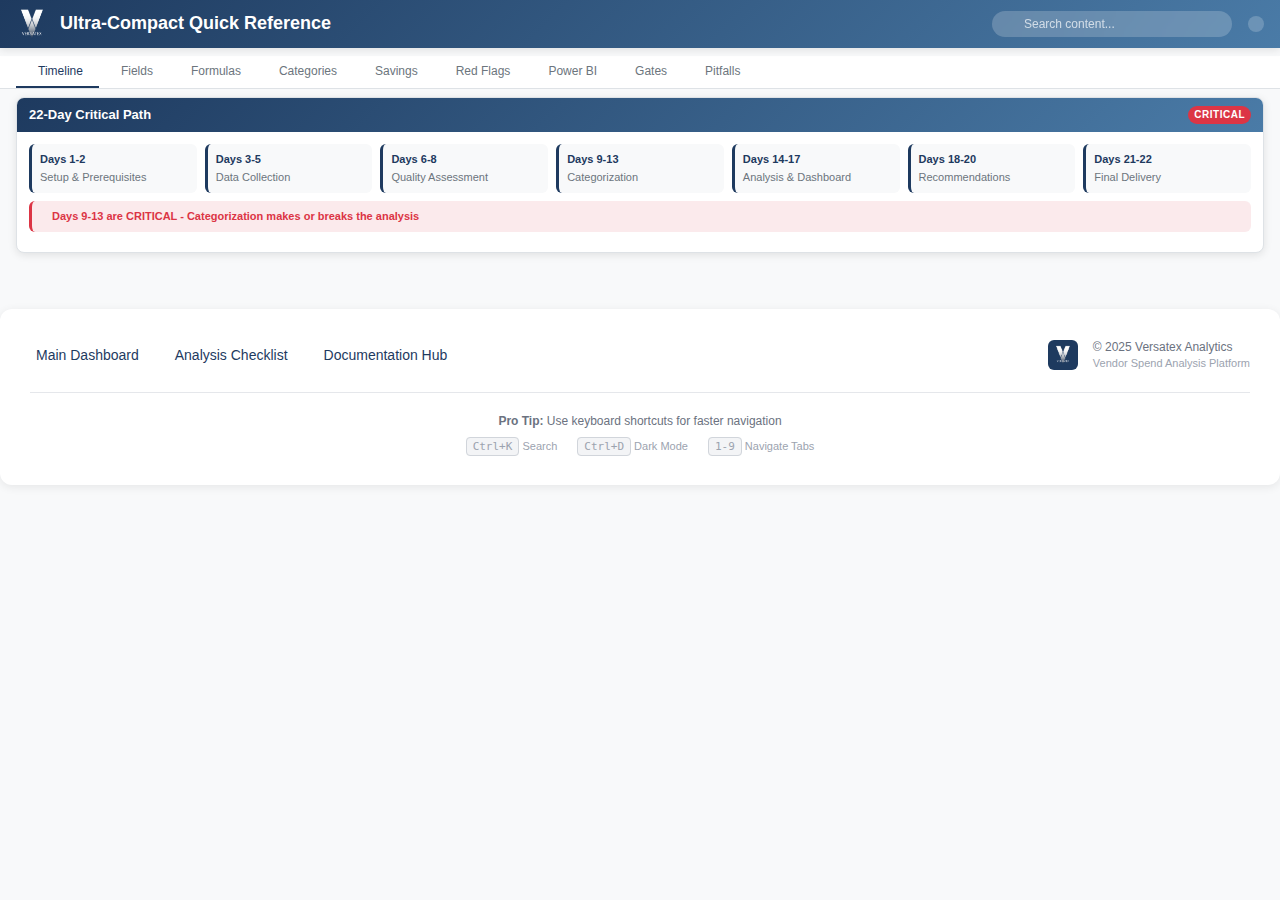
<file: docs/quick-reference.html>
<!DOCTYPE html>
<html lang="en">
<head>
    <meta charset="UTF-8">
    <meta name="viewport" content="width=device-width, initial-scale=1.0">
    <title>Vendor Spend Analysis - Ultra-Compact Quick Reference</title>
    <link rel="stylesheet" href="https://cdnjs.cloudflare.com/ajax/libs/font-awesome/6.4.0/css/all.min.css">
    <style>
        * {
            margin: 0;
            padding: 0;
            box-sizing: border-box;
        }
        
        :root {
            --primary: #1e3a5f;
            --secondary: #4a7ba7;
            --accent: #00d4ff;
            --success: #28a745;
            --warning: #ffc107;
            --danger: #dc3545;
            --info: #17a2b8;
            --light: #f8f9fa;
            --dark: #212529;
            --border: #dee2e6;
            --bg-primary: #ffffff;
            --bg-secondary: #f8f9fa;
            --text-primary: #212529;
            --text-secondary: #6c757d;
            --shadow: 0 2px 8px rgba(0,0,0,0.1);
        }

        [data-theme="dark"] {
            --bg-primary: #1a1a1a;
            --bg-secondary: #2d2d2d;
            --text-primary: #ffffff;
            --text-secondary: #b0b0b0;
            --border: #404040;
            --shadow: 0 2px 8px rgba(0,0,0,0.3);
        }
        
        body {
            font-family: -apple-system, BlinkMacSystemFont, 'Segoe UI', Roboto, sans-serif;
            font-size: 13px;
            line-height: 1.4;
            background: var(--bg-secondary);
            color: var(--text-primary);
            transition: all 0.3s ease;
        }
        
        .header {
            position: sticky;
            top: 0;
            z-index: 1000;
            background: linear-gradient(135deg, var(--primary), var(--secondary));
            color: white;
            padding: 8px 16px;
            box-shadow: var(--shadow);
        }
        
        .header-content {
            display: flex;
            align-items: center;
            justify-content: space-between;
            max-width: 1400px;
            margin: 0 auto;
        }
        
        .logo-section {
            display: flex;
            align-items: center;
            gap: 12px;
        }
        
        .logo-section img {
            width: 32px;
            height: auto;
        }
        
        .header h1 {
            font-size: 18px;
            font-weight: 600;
        }
        
        .header-controls {
            display: flex;
            align-items: center;
            gap: 16px;
        }
        
        .search-box {
            position: relative;
            width: 240px;
        }
        
        .search-box input {
            width: 100%;
            padding: 6px 12px 6px 32px;
            border: none;
            border-radius: 20px;
            background: rgba(255,255,255,0.2);
            color: white;
            font-size: 12px;
            backdrop-filter: blur(10px);
        }
        
        .search-box input::placeholder {
            color: rgba(255,255,255,0.7);
        }
        
        .search-box i {
            position: absolute;
            left: 12px;
            top: 50%;
            transform: translateY(-50%);
            color: rgba(255,255,255,0.7);
        }
        
        .theme-toggle {
            background: rgba(255,255,255,0.2);
            border: none;
            color: white;
            padding: 8px;
            border-radius: 50%;
            cursor: pointer;
            transition: all 0.3s ease;
            backdrop-filter: blur(10px);
        }
        
        .theme-toggle:hover {
            background: rgba(255,255,255,0.3);
        }
        
        .nav-tabs {
            position: sticky;
            top: 56px;
            z-index: 999;
            background: var(--bg-primary);
            border-bottom: 1px solid var(--border);
            padding: 0 16px;
            display: flex;
            overflow-x: auto;
            scrollbar-width: none;
            -ms-overflow-style: none;
        }
        
        .nav-tabs::-webkit-scrollbar {
            display: none;
        }
        
        .nav-tab {
            background: none;
            border: none;
            padding: 8px 16px;
            cursor: pointer;
            font-size: 12px;
            font-weight: 500;
            color: var(--text-secondary);
            border-bottom: 2px solid transparent;
            transition: all 0.3s ease;
            white-space: nowrap;
            display: flex;
            align-items: center;
            gap: 6px;
        }
        
        .nav-tab.active {
            color: var(--primary);
            border-bottom-color: var(--primary);
        }
        
        .nav-tab:hover:not(.active) {
            color: var(--text-primary);
            background: var(--bg-secondary);
        }
        
        .container {
            max-width: 1400px;
            margin: 0 auto;
            padding: 16px;
        }
        
        .tab-content {
            display: none;
        }
        
        .tab-content.active {
            display: block;
        }
        
        .card-grid {
            display: grid;
            grid-template-columns: repeat(auto-fit, minmax(280px, 1fr));
            gap: 12px;
            margin-bottom: 16px;
        }
        
        .compact-card {
            background: var(--bg-primary);
            border: 1px solid var(--border);
            border-radius: 8px;
            overflow: hidden;
            box-shadow: var(--shadow);
            transition: all 0.3s ease;
        }
        
        .compact-card:hover {
            transform: translateY(-2px);
            box-shadow: 0 4px 16px rgba(0,0,0,0.15);
        }
        
        .card-header {
            background: linear-gradient(135deg, var(--primary), var(--secondary));
            color: white;
            padding: 8px 12px;
            display: flex;
            align-items: center;
            justify-content: between;
            gap: 8px;
        }
        
        .card-header h3 {
            font-size: 13px;
            font-weight: 600;
            flex: 1;
        }
        
        .card-body {
            padding: 12px;
        }
        
        .badge {
            display: inline-block;
            padding: 2px 6px;
            border-radius: 12px;
            font-size: 10px;
            font-weight: 600;
            text-transform: uppercase;
            letter-spacing: 0.5px;
        }
        
        .badge-critical { background: var(--danger); color: white; }
        .badge-high { background: var(--warning); color: var(--dark); }
        .badge-medium { background: var(--info); color: white; }
        .badge-low { background: var(--success); color: white; }
        
        .timeline-grid {
            display: grid;
            grid-template-columns: repeat(auto-fit, minmax(120px, 1fr));
            gap: 8px;
        }
        
        .timeline-item {
            background: var(--bg-secondary);
            padding: 8px;
            border-radius: 6px;
            border-left: 3px solid var(--primary);
            transition: all 0.3s ease;
        }
        
        .timeline-item:hover {
            transform: translateX(3px);
        }
        
        .timeline-day {
            font-weight: 600;
            color: var(--primary);
            font-size: 11px;
        }
        
        .timeline-task {
            font-size: 11px;
            color: var(--text-secondary);
            margin-top: 2px;
        }
        
        .data-table {
            width: 100%;
            border-collapse: collapse;
            font-size: 11px;
        }
        
        .data-table th,
        .data-table td {
            padding: 6px 8px;
            text-align: left;
            border-bottom: 1px solid var(--border);
        }
        
        .data-table th {
            background: var(--bg-secondary);
            font-weight: 600;
            color: var(--primary);
        }
        
        .data-table tr:hover {
            background: var(--bg-secondary);
        }
        
        .required {
            color: var(--danger);
            font-weight: bold;
        }
        
        .formula-container {
            background: var(--dark);
            color: var(--light);
            border-radius: 6px;
            margin: 8px 0;
            position: relative;
        }
        
        .formula-header {
            padding: 6px 12px;
            background: rgba(255,255,255,0.1);
            display: flex;
            justify-content: between;
            align-items: center;
            font-size: 11px;
            font-weight: 600;
        }
        
        .copy-btn {
            background: var(--primary);
            color: white;
            border: none;
            padding: 4px 8px;
            border-radius: 4px;
            cursor: pointer;
            font-size: 10px;
            transition: all 0.3s ease;
        }
        
        .copy-btn:hover {
            background: var(--secondary);
        }
        
        .formula-code {
            padding: 8px 12px;
            font-family: 'Courier New', monospace;
            font-size: 11px;
            white-space: pre-wrap;
            overflow-x: auto;
        }
        
        .savings-grid {
            display: grid;
            grid-template-columns: repeat(auto-fit, minmax(140px, 1fr));
            gap: 8px;
        }
        
        .savings-item {
            background: var(--bg-secondary);
            padding: 8px;
            border-radius: 6px;
            border-top: 2px solid var(--success);
            text-align: center;
        }
        
        .savings-label {
            font-weight: 600;
            font-size: 11px;
            margin-bottom: 4px;
        }
        
        .savings-range {
            color: var(--success);
            font-weight: bold;
            font-size: 14px;
        }
        
        .savings-method {
            color: var(--text-secondary);
            font-size: 10px;
            margin-top: 2px;
        }
        
        .checklist {
            list-style: none;
        }
        
        .checklist li {
            display: flex;
            align-items: center;
            gap: 8px;
            padding: 4px 0;
            font-size: 11px;
            cursor: pointer;
            transition: all 0.3s ease;
        }
        
        .checklist li:hover {
            background: var(--bg-secondary);
            padding-left: 8px;
            margin-left: -8px;
            border-radius: 4px;
        }
        
        .checkbox {
            width: 14px;
            height: 14px;
            border: 1px solid var(--primary);
            border-radius: 3px;
            display: flex;
            align-items: center;
            justify-content: center;
            transition: all 0.3s ease;
        }
        
        .checkbox.checked {
            background: var(--success);
            border-color: var(--success);
            color: white;
        }
        
        .alert {
            padding: 8px 12px;
            border-radius: 6px;
            margin: 8px 0;
            display: flex;
            align-items: center;
            gap: 8px;
            font-size: 11px;
            font-weight: 600;
        }
        
        .alert-danger {
            background: rgba(220, 53, 69, 0.1);
            border-left: 3px solid var(--danger);
            color: var(--danger);
        }
        
        .alert-warning {
            background: rgba(255, 193, 7, 0.1);
            border-left: 3px solid var(--warning);
            color: #856404;
        }
        
        .tips-grid {
            display: grid;
            grid-template-columns: repeat(auto-fit, minmax(200px, 1fr));
            gap: 8px;
        }
        
        .tip-card {
            background: var(--bg-secondary);
            padding: 10px;
            border-radius: 6px;
            border-left: 3px solid var(--info);
        }
        
        .tip-number {
            background: var(--primary);
            color: white;
            width: 20px;
            height: 20px;
            border-radius: 50%;
            display: inline-flex;
            align-items: center;
            justify-content: center;
            font-size: 10px;
            font-weight: bold;
            margin-bottom: 6px;
        }
        
        .tip-title {
            font-weight: 600;
            font-size: 11px;
            margin-bottom: 4px;
        }
        
        .tip-text {
            font-size: 10px;
            color: var(--text-secondary);
        }
        
        .category-tree {
            font-size: 11px;
        }
        
        .category-level {
            margin-left: 16px;
            padding: 2px 0;
        }
        
        .category-level:before {
            content: "├─ ";
            color: var(--text-secondary);
        }
        
        .level-0 { margin-left: 0; font-weight: 600; }
        .level-0:before { content: ""; }
        .level-1 { color: var(--primary); }
        .level-2 { color: var(--secondary); }
        .level-3 { color: var(--text-secondary); }
        
        .red-flags {
            display: grid;
            grid-template-columns: repeat(auto-fit, minmax(160px, 1fr));
            gap: 8px;
        }
        
        .red-flag {
            background: rgba(220, 53, 69, 0.1);
            border: 1px solid var(--danger);
            border-radius: 6px;
            padding: 8px;
            display: flex;
            align-items: center;
            gap: 8px;
        }
        
        .red-flag i {
            color: var(--danger);
        }
        
        .red-flag-text {
            font-size: 11px;
            font-weight: 600;
        }
        
        .visualization-list {
            display: grid;
            grid-template-columns: repeat(auto-fit, minmax(180px, 1fr));
            gap: 6px;
        }
        
        .viz-item {
            background: var(--bg-secondary);
            padding: 6px 10px;
            border-radius: 4px;
            border-left: 2px solid var(--accent);
            font-size: 11px;
            display: flex;
            align-items: center;
            gap: 6px;
        }
        
        .collapsible-header {
            cursor: pointer;
            display: flex;
            justify-content: between;
            align-items: center;
            padding: 8px 0;
            border-bottom: 1px solid var(--border);
            user-select: none;
        }
        
        .collapsible-header:hover {
            background: var(--bg-secondary);
            margin: 0 -12px;
            padding: 8px 12px;
            border-radius: 4px;
        }
        
        .collapsible-content {
            display: none;
            padding: 8px 0;
        }
        
        .collapsible-content.open {
            display: block;
        }
        
        .toggle-icon {
            transition: transform 0.3s ease;
        }
        
        .toggle-icon.rotated {
            transform: rotate(90deg);
        }
        
        @media (max-width: 768px) {
            .header-controls {
                gap: 8px;
            }
            
            .search-box {
                width: 160px;
            }
            
            .card-grid {
                grid-template-columns: 1fr;
            }
            
            .container {
                padding: 8px;
            }
        }
        
        .hidden {
            display: none !important;
        }
    </style>
</head>
<body data-theme="light">
    <div class="header">
        <div class="header-content">
            <div class="logo-section">
                <img src="../assets/images/vtx_logo_white.png" alt="Versatex Logo">
                <h1>Ultra-Compact Quick Reference</h1>
            </div>
            <div class="header-controls">
                <div class="search-box">
                    <i class="fas fa-search"></i>
                    <input type="text" id="searchInput" placeholder="Search content...">
                </div>
                <button class="theme-toggle" id="themeToggle">
                    <i class="fas fa-moon"></i>
                </button>
            </div>
        </div>
    </div>
    
    <nav class="nav-tabs">
        <button class="nav-tab active" data-tab="timeline">
            <i class="fas fa-clock"></i> Timeline
        </button>
        <button class="nav-tab" data-tab="fields">
            <i class="fas fa-database"></i> Fields
        </button>
        <button class="nav-tab" data-tab="formulas">
            <i class="fas fa-calculator"></i> Formulas
        </button>
        <button class="nav-tab" data-tab="categories">
            <i class="fas fa-sitemap"></i> Categories
        </button>
        <button class="nav-tab" data-tab="savings">
            <i class="fas fa-piggy-bank"></i> Savings
        </button>
        <button class="nav-tab" data-tab="flags">
            <i class="fas fa-exclamation-triangle"></i> Red Flags
        </button>
        <button class="nav-tab" data-tab="powerbi">
            <i class="fas fa-chart-bar"></i> Power BI
        </button>
        <button class="nav-tab" data-tab="gates">
            <i class="fas fa-flag-checkered"></i> Gates
        </button>
        <button class="nav-tab" data-tab="pitfalls">
            <i class="fas fa-bug"></i> Pitfalls
        </button>
    </nav>
    
    <div class="container">
        <!-- Timeline Tab -->
        <div class="tab-content active" id="timeline">
            <div class="compact-card">
                <div class="card-header">
                    <h3><i class="fas fa-calendar-alt"></i> 22-Day Critical Path</h3>
                    <span class="badge badge-critical">CRITICAL</span>
                </div>
                <div class="card-body">
                    <div class="timeline-grid">
                        <div class="timeline-item">
                            <div class="timeline-day">Days 1-2</div>
                            <div class="timeline-task">Setup & Prerequisites</div>
                        </div>
                        <div class="timeline-item">
                            <div class="timeline-day">Days 3-5</div>
                            <div class="timeline-task">Data Collection</div>
                        </div>
                        <div class="timeline-item">
                            <div class="timeline-day">Days 6-8</div>
                            <div class="timeline-task">Quality Assessment</div>
                        </div>
                        <div class="timeline-item">
                            <div class="timeline-day">Days 9-13</div>
                            <div class="timeline-task">Categorization</div>
                        </div>
                        <div class="timeline-item">
                            <div class="timeline-day">Days 14-17</div>
                            <div class="timeline-task">Analysis & Dashboard</div>
                        </div>
                        <div class="timeline-item">
                            <div class="timeline-day">Days 18-20</div>
                            <div class="timeline-task">Recommendations</div>
                        </div>
                        <div class="timeline-item">
                            <div class="timeline-day">Days 21-22</div>
                            <div class="timeline-task">Final Delivery</div>
                        </div>
                    </div>
                    <div class="alert alert-danger">
                        <i class="fas fa-exclamation-circle"></i>
                        Days 9-13 are CRITICAL - Categorization makes or breaks the analysis
                    </div>
                </div>
            </div>
        </div>
        
        <!-- Fields Tab -->
        <div class="tab-content" id="fields">
            <div class="compact-card">
                <div class="card-header">
                    <h3><i class="fas fa-database"></i> Required Data Fields</h3>
                    <span class="badge badge-critical">MANDATORY</span>
                </div>
                <div class="card-body">
                    <div class="alert alert-danger">
                        <i class="fas fa-stop"></i>
                        STOP if any field is <95% complete
                    </div>
                    <table class="data-table">
                        <thead>
                            <tr>
                                <th>Field</th>
                                <th>Quality Check</th>
                                <th>Critical?</th>
                            </tr>
                        </thead>
                        <tbody>
                            <tr>
                                <td><span class="required">*</span> Transaction ID</td>
                                <td>No nulls, unique</td>
                                <td><i class="fas fa-check" style="color: var(--success)"></i></td>
                            </tr>
                            <tr>
                                <td><span class="required">*</span> Supplier Name</td>
                                <td>Standardized format</td>
                                <td><i class="fas fa-check" style="color: var(--success)"></i></td>
                            </tr>
                            <tr>
                                <td><span class="required">*</span> Supplier ID</td>
                                <td>Matches master data</td>
                                <td><i class="fas fa-check" style="color: var(--success)"></i></td>
                            </tr>
                            <tr>
                                <td><span class="required">*</span> Spend Amount</td>
                                <td>No nulls/zeros</td>
                                <td><i class="fas fa-check" style="color: var(--success)"></i></td>
                            </tr>
                            <tr>
                                <td><span class="required">*</span> Currency</td>
                                <td>Valid ISO codes</td>
                                <td><i class="fas fa-check" style="color: var(--success)"></i></td>
                            </tr>
                            <tr>
                                <td><span class="required">*</span> Transaction Date</td>
                                <td>YYYY-MM-DD format</td>
                                <td><i class="fas fa-check" style="color: var(--success)"></i></td>
                            </tr>
                            <tr>
                                <td><span class="required">*</span> Description</td>
                                <td>Min 10 characters</td>
                                <td><i class="fas fa-check" style="color: var(--success)"></i></td>
                            </tr>
                            <tr>
                                <td>GL Account</td>
                                <td>Valid format</td>
                                <td><i class="fas fa-minus" style="color: var(--warning)"></i></td>
                            </tr>
                            <tr>
                                <td>PO Number</td>
                                <td>If available</td>
                                <td><i class="fas fa-minus" style="color: var(--warning)"></i></td>
                            </tr>
                            <tr>
                                <td>Cost Center</td>
                                <td>If available</td>
                                <td><i class="fas fa-minus" style="color: var(--warning)"></i></td>
                            </tr>
                        </tbody>
                    </table>
                </div>
            </div>
        </div>
        
        <!-- Formulas Tab -->
        <div class="tab-content" id="formulas">
            <div class="card-grid">
                <div class="compact-card">
                    <div class="card-header">
                        <h3><i class="fas fa-calculator"></i> Core Analysis Formulas</h3>
                    </div>
                    <div class="card-body">
                        <div class="formula-container">
                            <div class="formula-header">
                                <span>Spend Analysis Basics</span>
                                <button class="copy-btn" onclick="copyFormula(this)">Copy</button>
                            </div>
                            <div class="formula-code">Addressable Spend = Total - Tax - Non-Influenceable
Savings Potential = Addressable × 15%
Vendor Concentration = Top 10 Vendors / Total Spend
Maverick Spend % = Non-PO Spend / Total Spend
Contract Coverage = Contract Spend / Total Spend</div>
                        </div>
                        
                        <div class="formula-container">
                            <div class="formula-header">
                                <span>Pareto Analysis</span>
                                <button class="copy-btn" onclick="copyFormula(this)">Copy</button>
                            </div>
                            <div class="formula-code">80/20 Rule Check:
- Top 20% vendors should = 80% spend
- Top 10 vendors should = 50%+ spend
- Tail spend (bottom 50%) should be <10%</div>
                        </div>
                    </div>
                </div>
                
                <div class="compact-card">
                    <div class="card-header">
                        <h3><i class="fas fa-code"></i> SQL Quick Checks</h3>
                    </div>
                    <div class="card-body">
                        <div class="formula-container">
                            <div class="formula-header">
                                <span>Find Duplicates</span>
                                <button class="copy-btn" onclick="copyFormula(this)">Copy</button>
                            </div>
                            <div class="formula-code">SELECT invoice_number, COUNT(*) as count
FROM transactions 
GROUP BY invoice_number 
HAVING COUNT(*) > 1
ORDER BY count DESC;</div>
                        </div>
                        
                        <div class="formula-container">
                            <div class="formula-header">
                                <span>Data Completeness</span>
                                <button class="copy-btn" onclick="copyFormula(this)">Copy</button>
                            </div>
                            <div class="formula-code">SELECT 
  COUNT(*) as total_records,
  COUNT(supplier_name) as has_supplier,
  COUNT(amount) as has_amount,
  COUNT(transaction_date) as has_date
FROM transactions;</div>
                        </div>
                    </div>
                </div>
            </div>
        </div>
        
        <!-- Categories Tab -->
        <div class="tab-content" id="categories">
            <div class="compact-card">
                <div class="card-header">
                    <h3><i class="fas fa-sitemap"></i> 5-Level Categorization Framework</h3>
                    <span class="badge badge-high">ESSENTIAL</span>
                </div>
                <div class="card-body">
                    <div class="category-tree">
                        <div class="category-level level-0">Level 1: Business Function (100% required)</div>
                        <div class="category-level level-1">├─ Operations</div>
                        <div class="category-level level-1">├─ Sales & Marketing</div>
                        <div class="category-level level-1">├─ IT & Technology</div>
                        <div class="category-level level-1">├─ Facilities & Real Estate</div>
                        <div class="category-level level-1">├─ Professional Services</div>
                        <div class="category-level level-1">└─ Other</div>
                        
                        <div class="category-level level-0">Level 2: Category (100% required)</div>
                        <div class="category-level level-2">└─ Specific business categories</div>
                        
                        <div class="category-level level-0">Level 3: Subcategory (95% required)</div>
                        <div class="category-level level-3">└─ Detailed subcategories</div>
                        
                        <div class="category-level level-0">Level 4: Commodity (80% target)</div>
                        <div class="category-level level-3">└─ Specific products/services</div>
                        
                        <div class="category-level level-0">Level 5: Sub-commodity (Optional)</div>
                        <div class="category-level level-3">└─ Granular specifications</div>
                    </div>
                    
                    <div class="alert alert-warning">
                        <i class="fas fa-exclamation-triangle"></i>
                        Never exceed 5% "Uncategorized" - this indicates poor data quality
                    </div>
                </div>
            </div>
        </div>
        
        <!-- Savings Tab -->
        <div class="tab-content" id="savings">
            <div class="compact-card">
                <div class="card-header">
                    <h3><i class="fas fa-piggy-bank"></i> Savings Opportunity Matrix</h3>
                    <span class="badge badge-success">HIGH ROI</span>
                </div>
                <div class="card-body">
                    <div class="savings-grid">
                        <div class="savings-item">
                            <div class="savings-label">Vendor Consolidation</div>
                            <div class="savings-range">10-15%</div>
                            <div class="savings-method">Multiple vendors, same category</div>
                        </div>
                        <div class="savings-item">
                            <div class="savings-label">Contract Compliance</div>
                            <div class="savings-range">15-20%</div>
                            <div class="savings-method">Off-contract spending</div>
                        </div>
                        <div class="savings-item">
                            <div class="savings-label">Volume Discounts</div>
                            <div class="savings-range">5-10%</div>
                            <div class="savings-method">Fragmented purchases</div>
                        </div>
                        <div class="savings-item">
                            <div class="savings-label">Specification Review</div>
                            <div class="savings-range">10-25%</div>
                            <div class="savings-method">Over-specified products</div>
                        </div>
                        <div class="savings-item">
                            <div class="savings-label">Payment Terms</div>
                            <div class="savings-range">1-2%</div>
                            <div class="savings-method">Early pay discounts</div>
                        </div>
                        <div class="savings-item">
                            <div class="savings-label">Demand Management</div>
                            <div class="savings-range">5-15%</div>
                            <div class="savings-method">Reduce consumption</div>
                        </div>
                        <div class="savings-item">
                            <div class="savings-label">Process Automation</div>
                            <div class="savings-range">8-12%</div>
                            <div class="savings-method">Reduce manual processes</div>
                        </div>
                        <div class="savings-item">
                            <div class="savings-label">Market Testing</div>
                            <div class="savings-range">10-20%</div>
                            <div class="savings-method">Competitive bidding</div>
                        </div>
                    </div>
                </div>
            </div>
        </div>
        
        <!-- Red Flags Tab -->
        <div class="tab-content" id="flags">
            <div class="compact-card">
                <div class="card-header">
                    <h3><i class="fas fa-exclamation-triangle"></i> Red Flags to Watch</h3>
                    <span class="badge badge-danger">CRITICAL</span>
                </div>
                <div class="card-body">
                    <div class="red-flags">
                        <div class="red-flag">
                            <i class="fas fa-exclamation-circle"></i>
                            <div class="red-flag-text">>50% spend with single vendor</div>
                        </div>
                        <div class="red-flag">
                            <i class="fas fa-exclamation-circle"></i>
                            <div class="red-flag-text">>30% maverick spend</div>
                        </div>
                        <div class="red-flag">
                            <i class="fas fa-exclamation-circle"></i>
                            <div class="red-flag-text">Missing PO numbers</div>
                        </div>
                        <div class="red-flag">
                            <i class="fas fa-exclamation-circle"></i>
                            <div class="red-flag-text">Duplicate supplier names</div>
                        </div>
                        <div class="red-flag">
                            <i class="fas fa-exclamation-circle"></i>
                            <div class="red-flag-text">Round number spending</div>
                        </div>
                        <div class="red-flag">
                            <i class="fas fa-exclamation-circle"></i>
                            <div class="red-flag-text">Weekend transactions</div>
                        </div>
                        <div class="red-flag">
                            <i class="fas fa-exclamation-circle"></i>
                            <div class="red-flag-text">Same-day invoice & payment</div>
                        </div>
                        <div class="red-flag">
                            <i class="fas fa-exclamation-circle"></i>
                            <div class="red-flag-text">>10% "Other" category</div>
                        </div>
                        <div class="red-flag">
                            <i class="fas fa-exclamation-circle"></i>
                            <div class="red-flag-text">Unusual payment terms</div>
                        </div>
                        <div class="red-flag">
                            <i class="fas fa-exclamation-circle"></i>
                            <div class="red-flag-text">Price variations >20%</div>
                        </div>
                    </div>
                </div>
            </div>
        </div>
        
        <!-- Power BI Tab -->
        <div class="tab-content" id="powerbi">
            <div class="card-grid">
                <div class="compact-card">
                    <div class="card-header">
                        <h3><i class="fas fa-chart-bar"></i> Essential Visualizations</h3>
                    </div>
                    <div class="card-body">
                        <div class="visualization-list">
                            <div class="viz-item">
                                <i class="fas fa-chart-pie"></i>
                                Spend by Category (Pie)
                            </div>
                            <div class="viz-item">
                                <i class="fas fa-chart-bar"></i>
                                Top 20 Suppliers (Bar)
                            </div>
                            <div class="viz-item">
                                <i class="fas fa-chart-line"></i>
                                Spend Trend (Line)
                            </div>
                            <div class="viz-item">
                                <i class="fas fa-table"></i>
                                Supplier Summary (Table)
                            </div>
                            <div class="viz-item">
                                <i class="fas fa-chart-area"></i>
                                Monthly Spend (Area)
                            </div>
                            <div class="viz-item">
                                <i class="fas fa-chart-scatter"></i>
                                Price Analysis (Scatter)
                            </div>
                        </div>
                    </div>
                </div>
                
                <div class="compact-card">
                    <div class="card-header">
                        <h3><i class="fas fa-tachometer-alt"></i> Key Metrics Cards</h3>
                    </div>
                    <div class="card-body">
                        <div class="visualization-list">
                            <div class="viz-item">
                                <i class="fas fa-dollar-sign"></i>
                                Total Spend
                            </div>
                            <div class="viz-item">
                                <i class="fas fa-building"></i>
                                Active Suppliers
                            </div>
                            <div class="viz-item">
                                <i class="fas fa-percentage"></i>
                                Savings Potential
                            </div>
                            <div class="viz-item">
                                <i class="fas fa-file-contract"></i>
                                Contract Coverage
                            </div>
                            <div class="viz-item">
                                <i class="fas fa-exclamation-triangle"></i>
                                Maverick Spend %
                            </div>
                            <div class="viz-item">
                                <i class="fas fa-compress"></i>
                                Concentration Risk
                            </div>
                        </div>
                    </div>
                </div>
            </div>
        </div>
        
        <!-- Quality Gates Tab -->
        <div class="tab-content" id="gates">
            <div class="card-grid">
                <div class="compact-card">
                    <div class="card-header">
                        <h3><i class="fas fa-flag-checkered"></i> Data Collection Gates</h3>
                        <span class="badge badge-critical">GO/NO-GO</span>
                    </div>
                    <div class="card-body">
                        <ul class="checklist">
                            <li onclick="toggleCheck(this)">
                                <div class="checkbox"></div>
                                12+ months of data available
                            </li>
                            <li onclick="toggleCheck(this)">
                                <div class="checkbox"></div>
                                80%+ of total spend included
                            </li>
                            <li onclick="toggleCheck(this)">
                                <div class="checkbox"></div>
                                All critical fields present
                            </li>
                            <li onclick="toggleCheck(this)">
                                <div class="checkbox"></div>
                                Data quality >95%
                            </li>
                            <li onclick="toggleCheck(this)">
                                <div class="checkbox"></div>
                                Stakeholder sign-off obtained
                            </li>
                        </ul>
                        <div class="alert alert-danger">
                            <i class="fas fa-stop"></i>
                            STOP if any item unchecked
                        </div>
                    </div>
                </div>
                
                <div class="compact-card">
                    <div class="card-header">
                        <h3><i class="fas fa-sitemap"></i> Categorization Gates</h3>
                        <span class="badge badge-high">QUALITY</span>
                    </div>
                    <div class="card-body">
                        <ul class="checklist">
                            <li onclick="toggleCheck(this)">
                                <div class="checkbox"></div>
                                100% Level 1-2 complete
                            </li>
                            <li onclick="toggleCheck(this)">
                                <div class="checkbox"></div>
                                95%+ Level 3 complete
                            </li>
                            <li onclick="toggleCheck(this)">
                                <div class="checkbox"></div>
                                <5% "Uncategorized"
                            </li>
                            <li onclick="toggleCheck(this)">
                                <div class="checkbox"></div>
                                SME validation complete
                            </li>
                            <li onclick="toggleCheck(this)">
                                <div class="checkbox"></div>
                                Taxonomy documented
                            </li>
                        </ul>
                    </div>
                </div>
                
                <div class="compact-card">
                    <div class="card-header">
                        <h3><i class="fas fa-chart-line"></i> Analysis Gates</h3>
                        <span class="badge badge-medium">INSIGHTS</span>
                    </div>
                    <div class="card-body">
                        <ul class="checklist">
                            <li onclick="toggleCheck(this)">
                                <div class="checkbox"></div>
                                Pareto analysis complete
                            </li>
                            <li onclick="toggleCheck(this)">
                                <div class="checkbox"></div>
                                Savings opportunities identified
                            </li>
                            <li onclick="toggleCheck(this)">
                                <div class="checkbox"></div>
                                Risk assessment done
                            </li>
                            <li onclick="toggleCheck(this)">
                                <div class="checkbox"></div>
                                Benchmarks included
                            </li>
                            <li onclick="toggleCheck(this)">
                                <div class="checkbox"></div>
                                Recommendations prioritized
                            </li>
                        </ul>
                    </div>
                </div>
            </div>
        </div>
        
        <!-- Pitfalls Tab -->
        <div class="tab-content" id="pitfalls">
            <div class="compact-card">
                <div class="card-header">
                    <h3><i class="fas fa-bug"></i> Common Pitfalls & Solutions</h3>
                    <span class="badge badge-warning">AVOID</span>
                </div>
                <div class="card-body">
                    <div class="tips-grid">
                        <div class="tip-card">
                            <div class="tip-number">1</div>
                            <div class="tip-title">Analysis Paralysis</div>
                            <div class="tip-text">Focus on top 80% of spend first</div>
                        </div>
                        <div class="tip-card">
                            <div class="tip-number">2</div>
                            <div class="tip-title">Perfect Data Myth</div>
                            <div class="tip-text">95% quality is good enough to start</div>
                        </div>
                        <div class="tip-card">
                            <div class="tip-number">3</div>
                            <div class="tip-title">Over-Categorization</div>
                            <div class="tip-text">5 levels maximum - don't go deeper</div>
                        </div>
                        <div class="tip-card">
                            <div class="tip-number">4</div>
                            <div class="tip-title">Ignoring SMEs</div>
                            <div class="tip-text">Always validate with subject experts</div>
                        </div>
                        <div class="tip-card">
                            <div class="tip-number">5</div>
                            <div class="tip-title">No Assumptions Log</div>
                            <div class="tip-text">Document every decision and rationale</div>
                        </div>
                        <div class="tip-card">
                            <div class="tip-number">6</div>
                            <div class="tip-title">Unrealistic Savings</div>
                            <div class="tip-text">Use conservative estimates, show ranges</div>
                        </div>
                        <div class="tip-card">
                            <div class="tip-number">7</div>
                            <div class="tip-title">Missing Quick Wins</div>
                            <div class="tip-text">Identify 90-day opportunities early</div>
                        </div>
                        <div class="tip-card">
                            <div class="tip-number">8</div>
                            <div class="tip-title">Static Analysis</div>
                            <div class="tip-text">Build dynamic dashboards for ongoing use</div>
                        </div>
                        <div class="tip-card">
                            <div class="tip-number">9</div>
                            <div class="tip-title">No Implementation Plan</div>
                            <div class="tip-text">Always include actionable next steps</div>
                        </div>
                        <div class="tip-card">
                            <div class="tip-number">10</div>
                            <div class="tip-title">Poor Stakeholder Buy-in</div>
                            <div class="tip-text">Involve key users in validation process</div>
                        </div>
                    </div>
                </div>
            </div>
        </div>
    </div>
    
    <script>
        // Theme Toggle
        const themeToggle = document.getElementById('themeToggle');
        const body = document.body;
        let isDark = false;
        
        themeToggle.addEventListener('click', () => {
            isDark = !isDark;
            body.setAttribute('data-theme', isDark ? 'dark' : 'light');
            themeToggle.innerHTML = isDark ? '<i class="fas fa-sun"></i>' : '<i class="fas fa-moon"></i>';
        });
        
        // Tab Navigation
        const tabs = document.querySelectorAll('.nav-tab');
        const contents = document.querySelectorAll('.tab-content');
        
        tabs.forEach(tab => {
            tab.addEventListener('click', () => {
                // Remove active from all tabs and contents
                tabs.forEach(t => t.classList.remove('active'));
                contents.forEach(c => c.classList.remove('active'));
                
                // Add active to clicked tab and corresponding content
                tab.classList.add('active');
                document.getElementById(tab.dataset.tab).classList.add('active');
            });
        });
        
        // Search Functionality
        const searchInput = document.getElementById('searchInput');
        searchInput.addEventListener('input', (e) => {
            const searchTerm = e.target.value.toLowerCase();
            const cards = document.querySelectorAll('.compact-card, .tip-card, .savings-item, .red-flag');
            
            cards.forEach(card => {
                const text = card.textContent.toLowerCase();
                if (searchTerm === '' || text.includes(searchTerm)) {
                    card.classList.remove('hidden');
                } else {
                    card.classList.add('hidden');
                }
            });
        });
        
        // Checklist Toggle
        function toggleCheck(item) {
            const checkbox = item.querySelector('.checkbox');
            checkbox.classList.toggle('checked');
            if (checkbox.classList.contains('checked')) {
                checkbox.innerHTML = '<i class="fas fa-check"></i>';
            } else {
                checkbox.innerHTML = '';
            }
        }
        
        // Copy Formula Function
        function copyFormula(button) {
            const code = button.parentElement.nextElementSibling.textContent;
            navigator.clipboard.writeText(code).then(() => {
                button.textContent = 'Copied!';
                setTimeout(() => {
                    button.textContent = 'Copy';
                }, 2000);
            });
        }
        
        // Collapsible Sections
        document.addEventListener('click', (e) => {
            if (e.target.classList.contains('collapsible-header')) {
                const content = e.target.nextElementSibling;
                const icon = e.target.querySelector('.toggle-icon');
                
                content.classList.toggle('open');
                icon.classList.toggle('rotated');
            }
        });
        
        // Keyboard Shortcuts
        document.addEventListener('keydown', (e) => {
            if (e.ctrlKey || e.metaKey) {
                switch(e.key) {
                    case 'k':
                        e.preventDefault();
                        searchInput.focus();
                        break;
                    case 'd':
                        e.preventDefault();
                        themeToggle.click();
                        break;
                }
            }
            
            // Tab navigation with numbers
            if (e.key >= '1' && e.key <= '9') {
                const tabIndex = parseInt(e.key) - 1;
                if (tabs[tabIndex]) {
                    tabs[tabIndex].click();
                }
            }
        });
        
        // Auto-save checklist state
        const checkboxes = document.querySelectorAll('.checkbox');
        checkboxes.forEach((checkbox, index) => {
            const saved = localStorage.getItem(`checkbox-${index}`);
            if (saved === 'true') {
                checkbox.classList.add('checked');
                checkbox.innerHTML = '<i class="fas fa-check"></i>';
            }
            
            checkbox.addEventListener('click', () => {
                localStorage.setItem(`checkbox-${index}`, checkbox.classList.contains('checked'));
            });
        });
    </script>
    
    <!-- Footer -->
    <footer style="
        background: white;
        margin-top: 40px;
        padding: 30px;
        border-radius: 12px;
        box-shadow: 0 2px 10px rgba(0, 0, 0, 0.08);
    ">
        <div style="
            max-width: 1400px;
            margin: 0 auto;
            display: flex;
            justify-content: space-between;
            align-items: center;
            flex-wrap: wrap;
            gap: 20px;
        ">
            <!-- Navigation Links -->
            <div style="
                display: flex;
                gap: 30px;
                flex-wrap: wrap;
            ">
                <a href="../index.html" style="
                    color: #1e3a5f;
                    text-decoration: none;
                    font-size: 14px;
                    display: flex;
                    align-items: center;
                    gap: 6px;
                    transition: color 0.2s;
                " onmouseover="this.style.color='#00d4ff'" onmouseout="this.style.color='#1e3a5f'">
                    <i class="fas fa-dashboard"></i>
                    <span>Main Dashboard</span>
                </a>
                <a href="analysis-checklist.html" style="
                    color: #1e3a5f;
                    text-decoration: none;
                    font-size: 14px;
                    display: flex;
                    align-items: center;
                    gap: 6px;
                    transition: color 0.2s;
                " onmouseover="this.style.color='#00d4ff'" onmouseout="this.style.color='#1e3a5f'">
                    <i class="fas fa-clipboard-check"></i>
                    <span>Analysis Checklist</span>
                </a>
                <a href="index.html" style="
                    color: #1e3a5f;
                    text-decoration: none;
                    font-size: 14px;
                    display: flex;
                    align-items: center;
                    gap: 6px;
                    transition: color 0.2s;
                " onmouseover="this.style.color='#00d4ff'" onmouseout="this.style.color='#1e3a5f'">
                    <i class="fas fa-home"></i>
                    <span>Documentation Hub</span>
                </a>
            </div>
            
            <!-- Branding -->
            <div style="
                display: flex;
                align-items: center;
                gap: 15px;
            ">
                <img src="../assets/images/vtx_logo_white.png" alt="Versatex" style="
                    width: 30px;
                    height: auto;
                    background: #1e3a5f;
                    padding: 5px;
                    border-radius: 6px;
                ">
                <div>
                    <div style="font-size: 12px; color: #6b7280;">© 2025 Versatex Analytics</div>
                    <div style="font-size: 11px; color: #9ca3af;">Vendor Spend Analysis Platform</div>
                </div>
            </div>
        </div>
        
        <!-- Quick Tips -->
        <div style="
            margin-top: 20px;
            padding-top: 20px;
            border-top: 1px solid #e5e7eb;
            text-align: center;
        ">
            <p style="
                font-size: 12px;
                color: #6b7280;
                margin-bottom: 10px;
            ">
                <strong>Pro Tip:</strong> Use keyboard shortcuts for faster navigation
            </p>
            <div style="
                display: flex;
                justify-content: center;
                gap: 20px;
                flex-wrap: wrap;
                font-size: 11px;
                color: #9ca3af;
            ">
                <span><kbd style="
                    background: #f3f4f6;
                    padding: 2px 6px;
                    border-radius: 4px;
                    border: 1px solid #d1d5db;
                    font-family: monospace;
                ">Ctrl+K</kbd> Search</span>
                <span><kbd style="
                    background: #f3f4f6;
                    padding: 2px 6px;
                    border-radius: 4px;
                    border: 1px solid #d1d5db;
                    font-family: monospace;
                ">Ctrl+D</kbd> Dark Mode</span>
                <span><kbd style="
                    background: #f3f4f6;
                    padding: 2px 6px;
                    border-radius: 4px;
                    border: 1px solid #d1d5db;
                    font-family: monospace;
                ">1-9</kbd> Navigate Tabs</span>
            </div>
        </div>
    </footer>
    
    <script>
        // Dark mode footer adjustment
        const footerElement = document.querySelector('footer');
        const footerLinks = footerElement.querySelectorAll('a');
        const footerText = footerElement.querySelectorAll('div');
        
        function updateFooterTheme() {
            if (document.body.classList.contains('dark-mode')) {
                footerElement.style.background = '#1f2937';
                footerElement.style.boxShadow = '0 2px 10px rgba(0, 0, 0, 0.3)';
                footerLinks.forEach(link => {
                    link.style.color = '#e5e7eb';
                    link.onmouseover = function() { this.style.color = '#00d4ff'; };
                    link.onmouseout = function() { this.style.color = '#e5e7eb'; };
                });
            } else {
                footerElement.style.background = 'white';
                footerElement.style.boxShadow = '0 2px 10px rgba(0, 0, 0, 0.08)';
                footerLinks.forEach(link => {
                    link.style.color = '#1e3a5f';
                    link.onmouseover = function() { this.style.color = '#00d4ff'; };
                    link.onmouseout = function() { this.style.color = '#1e3a5f'; };
                });
            }
        }
        
        // Update footer theme when dark mode toggles
        const existingThemeToggle = document.getElementById('themeToggle');
        existingThemeToggle.addEventListener('click', () => {
            setTimeout(updateFooterTheme, 50);
        });
        
        // Initial theme check
        updateFooterTheme();
    </script>
</body>
</html>
</file>
<file: styles/theme.css>
/**
 * Theme Styles - Navy Professional Theme with Glassmorphism
 * Version: 3.0.0
 */

/* Navy Professional Theme Variables */
.theme-navy-professional {
    --primary-color: #1e3a5f;
    --secondary-color: #4a7ba7;
    --accent-color: #00d4ff;
    --glass-bg: rgba(30, 58, 95, 0.95);
    --glass-border: rgba(255, 255, 255, 0.1);
    --glass-shadow: 0 8px 32px 0 rgba(31, 38, 135, 0.37);
}

/* Dark Theme */
.theme-dark {
    --text-primary: #f9fafb;
    --text-secondary: #d1d5db;
    --text-muted: #9ca3af;
    --bg-primary: #111827;
    --bg-secondary: #1f2937;
    --bg-tertiary: #374151;
    --border-color: #374151;
}

/* Glassmorphism Effects */
.glass {
    background: var(--glass-bg);
    backdrop-filter: blur(10px);
    -webkit-backdrop-filter: blur(10px);
    border: 1px solid var(--glass-border);
    box-shadow: var(--glass-shadow);
}

.glass-light {
    background: rgba(255, 255, 255, 0.1);
    backdrop-filter: blur(10px);
    -webkit-backdrop-filter: blur(10px);
    border: 1px solid rgba(255, 255, 255, 0.2);
}

.glass-dark {
    background: rgba(0, 0, 0, 0.3);
    backdrop-filter: blur(10px);
    -webkit-backdrop-filter: blur(10px);
    border: 1px solid rgba(255, 255, 255, 0.1);
}

/* Gradient Backgrounds */
.gradient-primary {
    background: linear-gradient(135deg, var(--primary-color) 0%, var(--secondary-color) 100%);
}

.gradient-accent {
    background: linear-gradient(135deg, var(--secondary-color) 0%, var(--accent-color) 100%);
}

.gradient-mesh {
    background-color: #1e3a5f;
    background-image: 
        radial-gradient(at 47% 33%, hsl(210, 50%, 30%) 0, transparent 59%),
        radial-gradient(at 82% 65%, hsl(200, 60%, 25%) 0, transparent 55%);
}

/* Text Gradients */
.text-gradient {
    background: linear-gradient(135deg, var(--secondary-color), var(--accent-color));
    -webkit-background-clip: text;
    -webkit-text-fill-color: transparent;
    background-clip: text;
}

/* Content Styles - Navy theme with targeted readability fixes */
.section-body {
    background: rgba(255, 255, 255, 0.05);
    backdrop-filter: blur(10px);
    color: var(--text-light);
}

/* Headers with accent color */
.section-body h2,
.section-body h3,
.section-body h4,
.section-body h5 {
    color: var(--accent-color) !important;
}

/* Code blocks with dark background */
.section-body pre,
.code-block,
pre.code-block {
    background: #1f2937 !important;
    color: #f9fafb !important;
    border: 1px solid rgba(255, 255, 255, 0.1);
    padding: 16px;
    border-radius: 8px;
    overflow-x: auto;
}

/* Inline code with accent background */
.section-body code {
    background: rgba(0, 212, 255, 0.15);
    color: #00d4ff !important;
    padding: 2px 6px;
    border-radius: 3px;
}

/* Tables with semi-transparent backgrounds */
.section-body table,
.data-table,
.metrics-table,
.variation-table {
    background: rgba(255, 255, 255, 0.08);
    border-collapse: collapse;
}

.section-body th {
    background: rgba(0, 212, 255, 0.2);
    color: white !important;
    padding: 12px;
}

.section-body td {
    background: rgba(255, 255, 255, 0.05);
    color: rgba(255, 255, 255, 0.9) !important;
    padding: 10px;
    border-bottom: 1px solid rgba(255, 255, 255, 0.1);
}

/* Cards and feature boxes */
.feature-card,
.quality-card,
.source-card,
.method-card,
.step-card,
.phase-card,
.metric-card,
.issue-card,
.error-card,
.rule-card,
.practice-card {
    background: rgba(255, 255, 255, 0.08) !important;
    border: 1px solid rgba(255, 255, 255, 0.2);
}

.feature-card h3,
.quality-card h4,
.source-card h4,
.method-card h4,
.step-card h4,
.phase-card h4 {
    color: var(--accent-color) !important;
}

/* Info and warning boxes */
.info-box,
.tip-box {
    background: rgba(0, 212, 255, 0.15) !important;
    border-left: 4px solid #00d4ff;
}

.warning-box {
    background: rgba(245, 158, 11, 0.15) !important;
    border-left: 4px solid #f59e0b;
}

.error-box,
.issue-item {
    background: rgba(239, 68, 68, 0.15) !important;
    border: 1px solid rgba(239, 68, 68, 0.3);
}

/* Validation rules and naming conventions */
.naming-convention,
.validation-rules,
.report-template,
.output-section {
    background: rgba(255, 255, 255, 0.08);
    padding: 15px;
    border-radius: 8px;
    border: 1px solid rgba(255, 255, 255, 0.1);
}

/* Checklists */
.checklist {
    background: rgba(255, 255, 255, 0.05);
    padding: 10px;
    border-radius: 6px;
}

.checklist label {
    color: rgba(255, 255, 255, 0.95) !important;
}

/* Process flow elements */
.process-flow,
.architecture-overview {
    background: rgba(255, 255, 255, 0.05);
    padding: 20px;
    border-radius: 10px;
}

/* Metric displays */
.metric {
    background: rgba(0, 212, 255, 0.2);
    padding: 5px 10px;
    border-radius: 5px;
    display: inline-block;
}

/* File structure displays */
.file-structure,
pre:not(.code-block) {
    background: rgba(30, 58, 95, 0.8) !important;
    border: 1px solid rgba(255, 255, 255, 0.2);
    color: #00d4ff !important;
}

/* Card Styles */
.card {
    background: var(--bg-primary);
    border-radius: var(--border-radius-lg);
    box-shadow: var(--shadow-md);
    padding: var(--spacing-lg);
    transition: transform var(--transition), box-shadow var(--transition);
}

.card:hover {
    transform: translateY(-2px);
    box-shadow: var(--shadow-lg);
}

.card-glass {
    background: var(--glass-bg);
    backdrop-filter: blur(10px);
    -webkit-backdrop-filter: blur(10px);
    border: 1px solid var(--glass-border);
    border-radius: var(--border-radius-lg);
    padding: var(--spacing-lg);
}

/* Badge Styles */
.badge {
    display: inline-flex;
    align-items: center;
    padding: var(--spacing-xs) var(--spacing-sm);
    font-size: var(--text-xs);
    font-weight: 600;
    border-radius: var(--border-radius-sm);
    text-transform: uppercase;
}

.badge-primary {
    background-color: var(--primary-color);
    color: var(--text-light);
}

.badge-secondary {
    background-color: var(--secondary-color);
    color: var(--text-light);
}

.badge-success {
    background-color: var(--success-color);
    color: var(--text-light);
}

.badge-warning {
    background-color: var(--warning-color);
    color: var(--text-light);
}

.badge-error {
    background-color: var(--error-color);
    color: var(--text-light);
}

/* Alert Styles */
.alert {
    padding: var(--spacing-md);
    border-radius: var(--border-radius);
    border-left: 4px solid;
    margin-bottom: var(--spacing-md);
}

.alert-info {
    background-color: rgba(59, 130, 246, 0.1);
    border-left-color: var(--info-color);
    color: var(--info-color);
}

.alert-success {
    background-color: rgba(16, 185, 129, 0.1);
    border-left-color: var(--success-color);
    color: var(--success-color);
}

.alert-warning {
    background-color: rgba(245, 158, 11, 0.1);
    border-left-color: var(--warning-color);
    color: var(--warning-color);
}

.alert-error {
    background-color: rgba(239, 68, 68, 0.1);
    border-left-color: var(--error-color);
    color: var(--error-color);
}

/* Progress Bar */
.progress-bar {
    width: 100%;
    height: 8px;
    background-color: var(--bg-tertiary);
    border-radius: 4px;
    overflow: hidden;
    position: relative;
}

.progress-fill {
    height: 100%;
    background: linear-gradient(90deg, var(--secondary-color), var(--accent-color));
    border-radius: 4px;
    transition: width var(--transition);
    position: relative;
}

.progress-fill::after {
    content: '';
    position: absolute;
    top: 0;
    left: 0;
    bottom: 0;
    right: 0;
    background: linear-gradient(
        90deg,
        transparent,
        rgba(255, 255, 255, 0.3),
        transparent
    );
    animation: shimmer 2s infinite;
}

@keyframes shimmer {
    0% {
        transform: translateX(-100%);
    }
    100% {
        transform: translateX(100%);
    }
}

/* Toast Notifications */
.toast {
    min-width: 250px;
    padding: var(--spacing-md);
    background: var(--glass-bg);
    backdrop-filter: blur(10px);
    border: 1px solid var(--glass-border);
    border-radius: var(--border-radius);
    color: var(--text-light);
    box-shadow: var(--shadow-lg);
    opacity: 0;
    transform: translateX(100%);
    transition: all var(--transition);
}

.toast.show {
    opacity: 1;
    transform: translateX(0);
}

.toast-success {
    border-left: 4px solid var(--success-color);
}

.toast-error {
    border-left: 4px solid var(--error-color);
}

.toast-warning {
    border-left: 4px solid var(--warning-color);
}

.toast-info {
    border-left: 4px solid var(--info-color);
}

/* Loading Spinner */
.spinner {
    width: 40px;
    height: 40px;
    border: 4px solid var(--bg-tertiary);
    border-top-color: var(--accent-color);
    border-radius: 50%;
    animation: spin 1s linear infinite;
}

.spinner-sm {
    width: 20px;
    height: 20px;
    border-width: 2px;
}

.spinner-lg {
    width: 60px;
    height: 60px;
    border-width: 6px;
}

/* Skeleton Loading */
.skeleton {
    background: linear-gradient(
        90deg,
        var(--bg-tertiary) 25%,
        var(--bg-secondary) 50%,
        var(--bg-tertiary) 75%
    );
    background-size: 200% 100%;
    animation: skeleton-loading 1.5s infinite;
    border-radius: var(--border-radius);
}

@keyframes skeleton-loading {
    0% {
        background-position: 200% 0;
    }
    100% {
        background-position: -200% 0;
    }
}

/* Tooltips */
.tooltip {
    position: relative;
}

.tooltip::before {
    content: attr(data-tooltip);
    position: absolute;
    bottom: 100%;
    left: 50%;
    transform: translateX(-50%);
    padding: var(--spacing-xs) var(--spacing-sm);
    background: var(--bg-dark);
    color: var(--text-light);
    font-size: var(--text-xs);
    white-space: nowrap;
    border-radius: var(--border-radius-sm);
    opacity: 0;
    pointer-events: none;
    transition: opacity var(--transition-fast);
    z-index: var(--z-tooltip);
}

.tooltip:hover::before {
    opacity: 1;
}

/* Modal Backdrop */
.modal-backdrop {
    position: fixed;
    top: 0;
    left: 0;
    right: 0;
    bottom: 0;
    background: rgba(0, 0, 0, 0.5);
    backdrop-filter: blur(4px);
    z-index: var(--z-modal-backdrop);
    opacity: 0;
    visibility: hidden;
    transition: opacity var(--transition), visibility var(--transition);
}

.modal-backdrop.active {
    opacity: 1;
    visibility: visible;
}

/* Hover Effects */
.hover-lift:hover {
    transform: translateY(-4px);
    box-shadow: var(--shadow-xl);
}

.hover-glow:hover {
    box-shadow: 0 0 20px rgba(0, 212, 255, 0.5);
}

.hover-scale:hover {
    transform: scale(1.05);
}

/* Focus Effects */
.focus-ring:focus {
    outline: none;
    box-shadow: 0 0 0 3px rgba(74, 123, 167, 0.3);
}

/* Responsive Theme Adjustments */
@media (max-width: 768px) {
    .glass {
        backdrop-filter: blur(5px);
        -webkit-backdrop-filter: blur(5px);
    }
}

/* High Contrast Mode */
@media (prefers-contrast: high) {
    :root {
        --primary-color: #0a1929;
        --secondary-color: #1976d2;
        --accent-color: #00b4d8;
    }
}

/* Reduced Motion */
@media (prefers-reduced-motion: reduce) {
    *,
    *::before,
    *::after {
        animation-duration: 0.01ms !important;
        animation-iteration-count: 1 !important;
        transition-duration: 0.01ms !important;
        scroll-behavior: auto !important;
    }
}
</file>
<file: styles/layout.css>
/**
 * Layout Styles - Application layout and structure
 * Version: 3.0.0
 */

/* App Container */
#app {
    display: flex;
    min-height: 100vh;
    background: var(--gradient-mesh);
    opacity: 0;
    transition: opacity var(--transition);
}

/* Sidebar */
#sidebar {
    width: 320px;
    background: var(--glass-bg);
    backdrop-filter: blur(10px);
    -webkit-backdrop-filter: blur(10px);
    border-right: 1px solid var(--glass-border);
    display: flex;
    flex-direction: column;
    transition: width var(--transition), transform var(--transition);
    position: relative;
    z-index: var(--z-sticky);
}

#sidebar.collapsed {
    width: 60px;
}

#sidebar.collapsed .nav-text,
#sidebar.collapsed .nav-header h3,
#sidebar.collapsed .progress-summary,
#sidebar.collapsed .sidebar-footer,
#sidebar.collapsed .brand-text {
    display: none;
}

#sidebar.collapsed .sidebar-brand {
    justify-content: center;
    padding: 15px;
}

#sidebar.collapsed .sidebar-logo {
    width: 30px;
    height: 30px;
}

#sidebar.collapsed .nav-item {
    justify-content: center;
}

/* Sidebar Brand */
.sidebar-brand {
    display: flex;
    align-items: center;
    gap: 15px;
    padding: 20px;
    background: linear-gradient(135deg, rgba(0, 212, 255, 0.1), rgba(0, 153, 255, 0.05));
    border-bottom: 2px solid rgba(0, 212, 255, 0.2);
}

.sidebar-logo {
    width: 50px;
    height: 50px;
    object-fit: contain;
    filter: brightness(1.1);
}

.brand-text h2 {
    font-size: 1.3rem;
    font-weight: 800;
    letter-spacing: 1px;
    margin: 0;
    background: linear-gradient(135deg, #00d4ff, #ffffff);
    -webkit-background-clip: text;
    -webkit-text-fill-color: transparent;
    background-clip: text;
}

.brand-text span {
    font-size: 0.75rem;
    color: rgba(255, 255, 255, 0.7);
    font-weight: 400;
    letter-spacing: 0.5px;
}

/* Navigation */
#navigation {
    flex: 1;
    overflow-y: auto;
    padding: 0;
    display: flex;
    flex-direction: column;
}

.nav-list {
    padding: var(--spacing-md);
    margin: 0;
    flex-shrink: 0;
}

.nav-header {
    display: flex;
    justify-content: space-between;
    align-items: center;
    padding: var(--spacing-md);
    border-bottom: 1px solid var(--glass-border);
}

.nav-header h3 {
    color: var(--text-light);
    font-size: var(--text-lg);
    margin: 0;
}

.nav-toggle {
    background: transparent;
    border: none;
    color: var(--text-light);
    cursor: pointer;
    padding: var(--spacing-sm);
    border-radius: var(--border-radius);
    transition: background-color var(--transition-fast);
}

.nav-toggle:hover {
    background-color: rgba(255, 255, 255, 0.1);
}

.nav-list {
    list-style: none;
    padding: var(--spacing-md);
    padding-bottom: 0;
    margin: 0;
}

.nav-item {
    margin-bottom: var(--spacing-xs);
}

.nav-link {
    display: flex;
    align-items: center;
    gap: var(--spacing-md);
    padding: var(--spacing-sm) var(--spacing-md);
    color: var(--text-light);
    text-decoration: none;
    border-radius: var(--border-radius);
    transition: background-color var(--transition-fast);
    position: relative;
}

.nav-link:hover {
    background-color: rgba(255, 255, 255, 0.1);
    text-decoration: none;
}

.nav-item.active .nav-link {
    background-color: rgba(0, 212, 255, 0.2);
    color: var(--accent-color);
}

.nav-item.active .nav-link::before {
    content: '';
    position: absolute;
    left: 0;
    top: 50%;
    transform: translateY(-50%);
    width: 3px;
    height: 24px;
    background-color: var(--accent-color);
    border-radius: 0 3px 3px 0;
}

.nav-badge {
    margin-left: auto;
    padding: 2px 6px;
    background-color: var(--accent-color);
    color: var(--text-light);
    font-size: var(--text-xs);
    border-radius: 10px;
    font-weight: 600;
}

.nav-footer {
    padding: var(--spacing-md);
    border-top: 1px solid var(--glass-border);
    margin-top: auto;
}

.progress-summary {
    color: var(--text-light);
}

.progress-label {
    font-size: var(--text-sm);
    margin-bottom: var(--spacing-xs);
    display: block;
}

.progress-percent {
    font-size: var(--text-sm);
    font-weight: 600;
    display: block;
    text-align: right;
    margin-top: var(--spacing-xs);
}

/* Main Content */
#main-content {
    flex: 1;
    display: flex;
    flex-direction: column;
    transition: margin-left var(--transition);
    overflow: hidden;
}

#main-content.sidebar-collapsed {
    margin-left: 0;
}

/* Navigation Footer */
.nav-footer {
    margin-top: auto;
    flex-shrink: 0;
}

/* Sidebar Footer */
.sidebar-footer {
    background: linear-gradient(135deg, rgba(30, 58, 95, 0.95), rgba(20, 40, 65, 0.95));
    border-top: 1px solid rgba(255, 255, 255, 0.1);
    padding: 15px;
}

.footer-content {
    text-align: center;
}

.footer-content p {
    margin: 5px 0;
    font-size: 0.75rem;
    color: rgba(255, 255, 255, 0.6);
}

.footer-content .version {
    color: rgba(0, 212, 255, 0.8);
    font-weight: 600;
}

.footer-content .copyright {
    font-size: 0.7rem;
}

.footer-content .support {
    margin-top: 10px;
    display: flex;
    align-items: center;
    justify-content: center;
    gap: 5px;
}

.footer-content .support a {
    color: rgba(0, 212, 255, 0.9);
    text-decoration: none;
    transition: color 0.3s ease;
}

.footer-content .support a:hover {
    color: #00d4ff;
    text-decoration: underline;
}

/* Header */
#header {
    background: var(--glass-bg);
    backdrop-filter: blur(10px);
    -webkit-backdrop-filter: blur(10px);
    border-bottom: 1px solid var(--glass-border);
    padding: var(--spacing-md) var(--spacing-xl);
    display: flex;
    justify-content: space-between;
    align-items: center;
    min-height: 64px;
}

/* Mobile Menu Toggle */
.mobile-menu-toggle {
    display: none;
    background: transparent;
    border: none;
    color: var(--text-light);
    font-size: 1.5rem;
    padding: var(--spacing-sm);
    cursor: pointer;
    margin-right: var(--spacing-md);
}

.header-title {
    display: flex;
    flex-direction: column;
    align-items: flex-start;
    gap: 2px;
}

.header-title h1 {
    font-size: var(--text-xl);
    color: var(--text-light);
    margin: 0;
    font-weight: 700;
}

.header-subtitle {
    font-size: var(--text-sm);
    color: rgba(255, 255, 255, 0.7);
    font-weight: 400;
}

.header-actions {
    display: flex;
    align-items: center;
    gap: var(--spacing-md);
}

/* Search Container */
#search-container {
    flex: 1;
    max-width: 500px;
    margin: 0 var(--spacing-xl);
}

.search-wrapper {
    position: relative;
}

.search-input-group {
    position: relative;
    display: flex;
    align-items: center;
}

.search-icon {
    position: absolute;
    right: var(--spacing-md);
    color: var(--text-muted);
    pointer-events: none;
}

.search-input {
    width: 100%;
    padding: var(--spacing-sm) var(--spacing-md);
    padding-right: calc(var(--spacing-xl) + var(--spacing-sm));
    background: rgba(255, 255, 255, 0.1);
    border: 1px solid var(--glass-border);
    border-radius: var(--border-radius);
    color: var(--text-light);
    transition: all var(--transition-fast);
}

.search-input::placeholder {
    color: var(--text-muted);
}

.search-input:focus {
    background: rgba(255, 255, 255, 0.15);
    border-color: var(--accent-color);
    box-shadow: 0 0 0 3px rgba(0, 212, 255, 0.2);
}

.search-clear {
    position: absolute;
    right: calc(var(--spacing-xl) + var(--spacing-xs));
    background: transparent;
    border: none;
    color: var(--text-muted);
    cursor: pointer;
    padding: var(--spacing-xs);
    border-radius: var(--border-radius-sm);
    transition: color var(--transition-fast);
}

.search-clear:hover {
    color: var(--text-light);
}

.search-results {
    position: absolute;
    top: calc(100% + var(--spacing-sm));
    left: 0;
    right: 0;
    background: var(--glass-bg);
    backdrop-filter: blur(10px);
    border: 1px solid var(--glass-border);
    border-radius: var(--border-radius);
    max-height: 400px;
    overflow-y: auto;
    z-index: var(--z-dropdown);
    box-shadow: var(--shadow-xl);
}

/* Content Area */
#content {
    flex: 1;
    padding: var(--spacing-xl);
    overflow-y: auto;
    position: relative;
}

.section-loader {
    position: absolute;
    top: 50%;
    left: 50%;
    transform: translate(-50%, -50%);
    display: flex;
    flex-direction: column;
    align-items: center;
    gap: var(--spacing-md);
}

.loader-spinner {
    width: 48px;
    height: 48px;
    border: 4px solid rgba(255, 255, 255, 0.2);
    border-top-color: var(--accent-color);
    border-radius: 50%;
    animation: spin 1s linear infinite;
}

.loader-text {
    color: var(--text-light);
    font-size: var(--text-sm);
}

.section-content {
    animation: fadeIn var(--transition);
}

.section {
    max-width: 1200px;
    margin: 0 auto;
}

.section-header {
    margin-bottom: var(--spacing-2xl);
}

.section-header-main {
    display: flex;
    justify-content: space-between;
    align-items: center;
    margin-bottom: var(--spacing-sm);
}

.section-title {
    font-size: var(--text-3xl);
    color: var(--text-light);
    display: flex;
    align-items: center;
    gap: var(--spacing-md);
}

/* Section Reset Button */
.section-reset-btn {
    background: linear-gradient(135deg, rgba(239, 68, 68, 0.2), rgba(220, 38, 38, 0.2));
    border: 1px solid rgba(239, 68, 68, 0.3);
    color: #fbbf24;
    padding: 8px 16px;
    border-radius: 8px;
    cursor: pointer;
    font-size: 0.9rem;
    font-weight: 500;
    transition: all 0.3s ease;
    display: flex;
    align-items: center;
    gap: 8px;
}

.section-reset-btn:hover {
    background: linear-gradient(135deg, rgba(239, 68, 68, 0.3), rgba(220, 38, 38, 0.3));
    transform: translateY(-2px);
    box-shadow: 0 4px 12px rgba(239, 68, 68, 0.2);
    color: #fde047;
}

.section-reset-btn:active {
    transform: translateY(0);
}

.section-reset-btn i {
    font-size: 1rem;
    transition: transform 0.3s ease;
}

.section-reset-btn:hover i {
    transform: rotate(-360deg);
}

.section-subtitle {
    font-size: var(--text-lg);
    color: var(--text-muted);
    margin-top: var(--spacing-sm);
}

.section-body {
    background: rgba(255, 255, 255, 0.05);
    backdrop-filter: blur(10px);
    border: 1px solid var(--glass-border);
    border-radius: var(--border-radius-lg);
    padding: var(--spacing-xl);
    color: var(--text-light);
}

.section-footer {
    margin-top: var(--spacing-2xl);
    padding-top: var(--spacing-xl);
    border-top: 1px solid var(--glass-border);
}

.section-actions {
    display: flex;
    justify-content: space-between;
    align-items: center;
    gap: var(--spacing-md);
}

/* Module Shortcuts */
.module-shortcuts {
    display: flex;
    gap: var(--spacing-md);
    padding: var(--spacing-md);
}

.module-btn {
    padding: var(--spacing-sm) var(--spacing-md);
    background: rgba(255, 255, 255, 0.1);
    border: 1px solid var(--glass-border);
    border-radius: var(--border-radius);
    color: var(--text-light);
    cursor: pointer;
    transition: all var(--transition-fast);
    display: flex;
    align-items: center;
    gap: var(--spacing-sm);
}

.module-btn:hover {
    background: rgba(255, 255, 255, 0.15);
    transform: translateY(-1px);
}

/* Floating Action Button */
.fab-container {
    position: fixed;
    bottom: var(--spacing-xl);
    right: var(--spacing-xl);
    z-index: var(--z-fixed);
}

.fab-main {
    width: 56px;
    height: 56px;
    border-radius: 50%;
    background: var(--gradient-accent);
    border: none;
    color: var(--text-light);
    font-size: var(--text-xl);
    cursor: pointer;
    box-shadow: var(--shadow-lg);
    transition: all var(--transition-fast);
    display: flex;
    align-items: center;
    justify-content: center;
}

.fab-main:hover {
    transform: scale(1.1);
    box-shadow: var(--shadow-xl);
}

.fab-main.active {
    transform: rotate(45deg);
}

.fab-menu {
    position: absolute;
    bottom: 72px;
    right: 0;
    display: flex;
    flex-direction: column-reverse;
    gap: var(--spacing-md);
    opacity: 0;
    pointer-events: none;
    transform: scale(0.8);
    transition: all var(--transition-fast);
}

.fab-menu.active {
    opacity: 1;
    pointer-events: auto;
    transform: scale(1);
}

.fab-item {
    width: 48px;
    height: 48px;
    border-radius: 50%;
    background: var(--glass-bg);
    backdrop-filter: blur(10px);
    border: 1px solid var(--glass-border);
    color: var(--text-light);
    cursor: pointer;
    transition: all var(--transition-fast);
    display: flex;
    align-items: center;
    justify-content: center;
    position: relative;
}

.fab-item:hover {
    transform: scale(1.1);
    background: var(--secondary-color);
}

.fab-item::before {
    content: attr(data-tooltip);
    position: absolute;
    right: calc(100% + var(--spacing-md));
    white-space: nowrap;
    background: var(--bg-dark);
    color: var(--text-light);
    padding: var(--spacing-xs) var(--spacing-sm);
    border-radius: var(--border-radius-sm);
    font-size: var(--text-sm);
    opacity: 0;
    pointer-events: none;
    transition: opacity var(--transition-fast);
}

.fab-item:hover::before {
    opacity: 1;
}

/* Toast Container */
#toast-container {
    position: fixed;
    top: var(--spacing-xl);
    right: var(--spacing-xl);
    z-index: var(--z-popover);
    display: flex;
    flex-direction: column;
    gap: var(--spacing-md);
}

/* Mobile Overlay */
.mobile-overlay {
    display: none;
    position: fixed;
    top: 0;
    left: 0;
    right: 0;
    bottom: 0;
    background: rgba(0, 0, 0, 0.5);
    z-index: calc(var(--z-modal) - 1);
    opacity: 0;
    transition: opacity 0.3s ease;
}

.mobile-overlay.active {
    display: block;
    opacity: 1;
}

/* Responsive Layout */
@media (max-width: 1024px) {
    #sidebar {
        position: fixed;
        left: 0;
        top: 0;
        bottom: 0;
        transform: translateX(-100%);
        z-index: var(--z-modal);
        box-shadow: 2px 0 10px rgba(0, 0, 0, 0.3);
    }
    
    #sidebar.mobile-open {
        transform: translateX(0);
    }
    
    #main-content {
        margin-left: 0;
    }
    
    .header-menu-toggle {
        display: block;
    }
}

@media (max-width: 768px) {
    #header {
        padding: var(--spacing-md);
        flex-wrap: wrap;
        gap: var(--spacing-md);
    }
    
    .mobile-menu-toggle {
        display: block;
    }
    
    .header-title {
        flex: 1;
        min-width: 200px;
    }
    
    .header-title h1 {
        font-size: var(--text-lg);
    }
    
    .header-subtitle {
        display: none;
    }
    
    #search-container {
        display: none;
    }
    
    .header-actions {
        flex-wrap: wrap;
        gap: var(--spacing-sm);
        width: 100%;
        justify-content: flex-start;
    }
    
    .header-actions .module-btn {
        font-size: 0.85rem;
        padding: 6px 10px;
        flex: 0 0 auto;
    }
    
    .header-actions .module-btn i {
        font-size: 0.9rem;
    }
    
    #content {
        padding: var(--spacing-md);
    }
    
    .section-title {
        font-size: var(--text-2xl);
    }
    
    .section-header-main {
        flex-direction: column;
        align-items: flex-start;
        gap: var(--spacing-md);
    }
    
    .section-reset-btn {
        width: 100%;
        justify-content: center;
    }
    
    .fab-container {
        bottom: var(--spacing-md);
        right: var(--spacing-md);
    }
}

@media (max-width: 480px) {
    #sidebar {
        width: 100%;
    }
    
    #header {
        padding: var(--spacing-sm);
    }
    
    .header-title h1 {
        font-size: 1rem;
        line-height: 1.2;
    }
    
    .header-actions {
        gap: 4px;
        justify-content: space-between;
    }
    
    .header-actions .module-btn {
        font-size: 0.75rem;
        padding: 5px 8px;
        flex: 1;
        max-width: calc(33.33% - 4px);
        min-width: 0;
    }
    
    .header-actions .module-btn span {
        display: none;
    }
    
    .header-actions .module-btn i {
        margin: 0;
    }
    
    .section-body {
        padding: var(--spacing-md);
    }
    
    .section-actions {
        flex-direction: column;
    }
    
    .section-actions .btn {
        width: 100%;
    }
}

/* Print Layout */
@media print {
    #sidebar,
    #header,
    .fab-container,
    #toast-container,
    .module-shortcuts,
    .section-footer {
        display: none;
    }
    
    #main-content {
        margin: 0;
    }
    
    #content {
        padding: 0;
    }
    
    .section-body {
        background: white;
        border: 1px solid #ddd;
        color: black;
    }
}
</file>
<file: styles/progress.css>
/**
 * Progress Tracking Styles
 * Enhanced styles for checkbox tracking and progress visualization
 */

/* Progress Summary in Navigation */
.progress-summary {
    padding: 20px;
    background: linear-gradient(135deg, rgba(255, 255, 255, 0.08), rgba(255, 255, 255, 0.03));
    border-radius: 12px;
    margin: 15px;
    border: 1px solid rgba(255, 255, 255, 0.15);
    box-shadow: 0 4px 12px rgba(0, 0, 0, 0.1);
}

.progress-header {
    display: flex;
    justify-content: space-between;
    align-items: center;
    margin-bottom: 12px;
}

/* Global Reset Button */
.global-reset-btn {
    background: linear-gradient(135deg, rgba(239, 68, 68, 0.15), rgba(220, 38, 38, 0.15));
    border: 1px solid rgba(239, 68, 68, 0.25);
    color: #fca5a5;
    padding: 6px 10px;
    border-radius: 8px;
    cursor: pointer;
    font-size: 0.8rem;
    transition: all 0.3s ease;
    display: flex;
    align-items: center;
    justify-content: center;
    backdrop-filter: blur(5px);
}

.global-reset-btn:hover {
    background: linear-gradient(135deg, rgba(239, 68, 68, 0.25), rgba(220, 38, 38, 0.25));
    transform: translateY(-2px);
    box-shadow: 0 4px 12px rgba(239, 68, 68, 0.2);
    color: #fbbf24;
}

.global-reset-btn i {
    font-size: 0.9rem;
}

.progress-label {
    display: block;
    color: rgba(255, 255, 255, 0.9);
    font-size: 0.9rem;
    margin-bottom: 8px;
    font-weight: 600;
}

.progress-label small {
    color: rgba(255, 255, 255, 0.6);
    font-weight: 400;
    font-size: 0.85rem;
    margin-left: 5px;
}

.progress-bar {
    width: 100%;
    height: 14px;
    background: linear-gradient(135deg, rgba(0, 0, 0, 0.3), rgba(0, 0, 0, 0.2));
    border-radius: 7px;
    overflow: hidden;
    position: relative;
    box-shadow: 
        inset 0 2px 4px rgba(0,0,0,0.3),
        0 1px 0 rgba(255,255,255,0.1);
    margin: 12px 0;
}

.progress-fill {
    height: 100%;
    background: linear-gradient(90deg, #6366f1, #8b5cf6);
    border-radius: 7px;
    transition: width 0.5s cubic-bezier(0.4, 0, 0.2, 1);
    position: relative;
    overflow: hidden;
    box-shadow: 
        0 2px 8px rgba(99, 102, 241, 0.3),
        inset 0 1px 0 rgba(255,255,255,0.2);
}

/* Dynamic color based on progress */
.progress-fill[data-progress="low"] {
    background: linear-gradient(90deg, #6366f1, #8b5cf6);
}

.progress-fill[data-progress="medium"] {
    background: linear-gradient(90deg, #f59e0b, #fbbf24);
}

.progress-fill[data-progress="good"] {
    background: linear-gradient(90deg, #06b6d4, #3b82f6);
}

.progress-fill[data-progress="excellent"] {
    background: linear-gradient(90deg, #10b981, #06b6d4);
}

/* Shimmer effect for active progress */
.progress-fill::after {
    content: '';
    position: absolute;
    top: 0;
    left: 0;
    bottom: 0;
    right: 0;
    background: linear-gradient(
        90deg,
        transparent,
        rgba(255, 255, 255, 0.3),
        transparent
    );
    animation: shimmer 2s infinite;
}

@keyframes shimmer {
    0% { transform: translateX(-100%); }
    100% { transform: translateX(100%); }
}

.progress-percent {
    display: block;
    text-align: center;
    background: linear-gradient(135deg, #00d4ff, #0099ff);
    -webkit-background-clip: text;
    -webkit-text-fill-color: transparent;
    background-clip: text;
    font-size: 2rem;
    font-weight: 800;
    margin: 15px 0;
    text-shadow: 0 2px 4px rgba(0,0,0,0.1);
    letter-spacing: -0.5px;
}

/* Enhanced Checkbox Styles */
input[type='checkbox'] {
    width: 18px;
    height: 18px;
    transition: transform 0.2s ease;
    cursor: pointer;
    accent-color: var(--accent-color);
}

input[type='checkbox']:hover {
    transform: scale(1.1);
}

input[type='checkbox']:checked {
    animation: checkPulse 0.3s ease;
}

@keyframes checkPulse {
    0% { transform: scale(1); }
    50% { transform: scale(1.3); }
    100% { transform: scale(1); }
}

/* Completed Items Styling */
.checklist li.completed {
    background: linear-gradient(90deg, rgba(16, 185, 129, 0.05), rgba(16, 185, 129, 0.02));
    border-left: 3px solid #10b981;
    padding-left: 12px !important;
    margin-left: -15px;
    transition: all 0.3s ease;
    border-radius: 0 4px 4px 0;
}

.checklist li.completed label {
    text-decoration: line-through !important;
    opacity: 0.8 !important;
    color: rgba(255, 255, 255, 0.7) !important;
    transition: all 0.3s ease;
}

/* Checkbox label hover effect */
.checklist label {
    cursor: pointer;
    transition: color 0.2s ease;
}

.checklist label:hover {
    color: var(--accent-color) !important;
}

/* Progress Toast Notifications */
.progress-toast {
    position: fixed;
    bottom: 20px;
    left: 50%;
    transform: translateX(-50%);
    background: #3b82f6;
    color: white;
    padding: 16px 24px;
    border-radius: 8px;
    font-weight: 600;
    z-index: 10000;
    box-shadow: 0 4px 12px rgba(0,0,0,0.2);
    animation: slideInToast 0.3s ease;
    display: flex;
    align-items: center;
    gap: 10px;
}

@keyframes slideInToast {
    from {
        transform: translateX(-50%) translateY(100px);
        opacity: 0;
    }
    to {
        transform: translateX(-50%) translateY(0);
        opacity: 1;
    }
}

/* Milestone specific toast colors */
.progress-toast.milestone-25 {
    background: linear-gradient(135deg, #f59e0b, #fbbf24);
}

.progress-toast.milestone-50 {
    background: linear-gradient(135deg, #3b82f6, #60a5fa);
}

.progress-toast.milestone-75 {
    background: linear-gradient(135deg, #8b5cf6, #a78bfa);
}

.progress-toast.milestone-100 {
    background: linear-gradient(135deg, #10b981, #34d399);
    animation: slideInToast 0.3s ease, celebrate 0.5s ease 0.3s;
}

@keyframes celebrate {
    0%, 100% { transform: translateX(-50%) translateY(0) rotate(0deg); }
    25% { transform: translateX(-50%) translateY(0) rotate(-2deg); }
    75% { transform: translateX(-50%) translateY(0) rotate(2deg); }
}

/* Progress Statistics Badge */
.progress-stats {
    position: fixed;
    bottom: 20px;
    right: 20px;
    background: rgba(30, 58, 95, 0.95);
    backdrop-filter: blur(10px);
    border: 1px solid rgba(255, 255, 255, 0.2);
    border-radius: 8px;
    padding: 10px 15px;
    color: white;
    font-size: 0.9rem;
    z-index: 1000;
    opacity: 0;
    transition: opacity 0.3s ease;
}

.progress-stats.visible {
    opacity: 1;
}

.progress-stats .stats-label {
    color: rgba(255, 255, 255, 0.7);
    font-size: 0.8rem;
}

.progress-stats .stats-value {
    color: var(--accent-color);
    font-weight: 600;
    font-size: 1rem;
}

/* Section-specific progress indicators */
.section-header .section-progress {
    float: right;
    background: rgba(255, 255, 255, 0.1);
    padding: 4px 12px;
    border-radius: 12px;
    font-size: 0.85rem;
    color: var(--accent-color);
    font-weight: 600;
}

/* Gate Status Cards Hover Effects */
.gate-card {
    cursor: pointer;
    transition: all 0.3s ease;
}

.gate-card:hover {
    transform: translateY(-2px);
    box-shadow: 0 4px 12px rgba(0, 0, 0, 0.2);
}

/* Responsive adjustments */
@media (max-width: 768px) {
    .progress-summary {
        padding: 10px;
        margin: 5px;
    }
    
    .progress-percent {
        font-size: 1.2rem;
    }
    
    .progress-toast {
        width: 90%;
        padding: 12px 16px;
        font-size: 0.9rem;
    }
    
    .progress-stats {
        display: none;
    }
}
</file>
<file: styles/mobile-responsive.css>
/**
 * Mobile Responsive Overrides
 * Critical mobile styles with high specificity
 * Ensures proper display on GitHub Pages
 */

/* Mobile Menu Toggle - Always visible on mobile */
@media screen and (max-width: 768px) {
    .mobile-menu-toggle {
        display: block !important;
        background: transparent !important;
        border: none !important;
        color: #ffffff !important;
        font-size: 1.5rem !important;
        padding: 0.5rem !important;
        cursor: pointer !important;
        margin-right: 1rem !important;
        flex-shrink: 0 !important;
        visibility: visible !important;
        opacity: 1 !important;
    }
}

/* Mobile Overlay */
.mobile-overlay {
    display: none;
    position: fixed;
    top: 0;
    left: 0;
    right: 0;
    bottom: 0;
    background: rgba(0, 0, 0, 0.5);
    z-index: 9998 !important;
    opacity: 0;
    transition: opacity 0.3s ease;
    pointer-events: none;
}

.mobile-overlay.active {
    display: block !important;
    opacity: 1 !important;
    pointer-events: auto !important;
}

/* Responsive breakpoints with high specificity */
@media screen and (max-width: 1024px) {
    #sidebar,
    .sidebar {
        position: fixed !important;
        left: 0 !important;
        top: 0 !important;
        bottom: 0 !important;
        transform: translateX(-100%) !important;
        z-index: 9999 !important;
        box-shadow: 2px 0 10px rgba(0, 0, 0, 0.3) !important;
        transition: transform 0.3s ease !important;
        width: 320px !important;
    }
    
    #sidebar.mobile-open,
    .sidebar.mobile-open {
        transform: translateX(0) !important;
    }
    
    #main-content,
    .main-container {
        margin-left: 0 !important;
        width: 100% !important;
    }
    
    .mobile-overlay {
        display: block !important;
    }
}

@media screen and (max-width: 768px) {
    #header,
    .header {
        padding: 1rem !important;
        flex-wrap: wrap !important;
        gap: 0.5rem !important;
        min-height: auto !important;
        display: flex !important;
        align-items: center !important;
    }
    
    .header-title {
        flex: 1 !important;
        min-width: 0 !important;
        order: 2 !important;
    }
    
    .header-title h1 {
        font-size: 1.125rem !important;
        white-space: nowrap !important;
        overflow: hidden !important;
        text-overflow: ellipsis !important;
        margin: 0 !important;
        color: #ffffff !important;
    }
    
    .header-subtitle {
        display: none !important;
    }
    
    #search-container,
    .search-container {
        display: none !important;
    }
    
    .header-actions {
        display: flex !important;
        flex-wrap: wrap !important;
        gap: 0.5rem !important;
        width: 100% !important;
        justify-content: space-between !important;
        order: 3 !important;
        margin-top: 0.5rem !important;
    }
    
    .header-actions .module-btn {
        font-size: 0.85rem !important;
        padding: 6px 10px !important;
        flex: 1 1 auto !important;
        min-width: 0 !important;
        max-width: calc(50% - 0.25rem) !important;
        display: flex !important;
        align-items: center !important;
        justify-content: center !important;
        gap: 5px !important;
        white-space: nowrap !important;
        overflow: hidden !important;
    }
    
    .header-actions .module-btn i {
        font-size: 0.9rem !important;
        flex-shrink: 0 !important;
    }
    
    .header-actions .module-btn span {
        overflow: hidden !important;
        text-overflow: ellipsis !important;
    }
}

@media screen and (max-width: 480px) {
    #sidebar,
    .sidebar {
        width: 280px !important;
        max-width: 85% !important;
    }
    
    #header,
    .header {
        padding: 0.5rem !important;
        gap: 0.25rem !important;
    }
    
    .mobile-menu-toggle {
        padding: 0.25rem !important;
        font-size: 1.25rem !important;
        margin-right: 0.5rem !important;
    }
    
    .header-title h1 {
        font-size: 0.95rem !important;
        line-height: 1.2 !important;
    }
    
    .header-actions {
        gap: 4px !important;
        margin-top: 0.25rem !important;
    }
    
    .header-actions .module-btn {
        font-size: 0.75rem !important;
        padding: 5px 6px !important;
        flex: 1 1 0 !important;
        max-width: none !important;
        min-width: 0 !important;
    }
    
    .header-actions .module-btn span {
        display: none !important;
    }
    
    .header-actions .module-btn i {
        margin: 0 !important;
        font-size: 1rem !important;
    }
    
    #content,
    .content {
        padding: 1rem !important;
    }
    
    .section-body {
        padding: 1rem !important;
    }
}

/* Extra small screens */
@media screen and (max-width: 360px) {
    .header-actions .module-btn {
        font-size: 0.7rem !important;
        padding: 4px 4px !important;
    }
    
    .header-actions .module-btn i {
        font-size: 0.9rem !important;
    }
    
    .header-title h1 {
        font-size: 0.85rem !important;
    }
}

/* Ensure mobile menu toggle is clickable */
.mobile-menu-toggle:hover {
    background: rgba(255, 255, 255, 0.1) !important;
}

.mobile-menu-toggle:active {
    background: rgba(255, 255, 255, 0.2) !important;
}

/* Fix for iOS Safari */
@supports (-webkit-touch-callout: none) {
    .mobile-menu-toggle {
        -webkit-tap-highlight-color: transparent;
    }
    
    #sidebar {
        -webkit-transform: translateX(-100%);
    }
    
    #sidebar.mobile-open {
        -webkit-transform: translateX(0);
    }
}

/* Ensure visibility of navigation elements */
#navigation {
    height: 100%;
    overflow-y: auto;
}

/* Fix z-index stacking on mobile */
@media screen and (max-width: 768px) {
    #toast-container {
        z-index: 10000 !important;
    }
    
    .modal-container {
        z-index: 10001 !important;
    }
}
</file>
<file: styles/base.css>
/**
 * Base Styles - Core styling and CSS reset
 * Version: 3.0.0
 */

/* CSS Custom Properties */
:root {
    /* Colors */
    --primary-color: #1e3a5f;
    --secondary-color: #4a7ba7;
    --accent-color: #00d4ff;
    --success-color: #10b981;
    --warning-color: #f59e0b;
    --error-color: #ef4444;
    --info-color: #3b82f6;
    
    /* Text Colors */
    --text-primary: #1f2937;
    --text-secondary: #4b5563;
    --text-muted: #9ca3af;
    --text-light: #ffffff;
    
    /* Background Colors */
    --bg-primary: #ffffff;
    --bg-secondary: #f9fafb;
    --bg-tertiary: #f3f4f6;
    --bg-dark: #111827;
    
    /* Spacing */
    --spacing-xs: 0.25rem;
    --spacing-sm: 0.5rem;
    --spacing-md: 1rem;
    --spacing-lg: 1.5rem;
    --spacing-xl: 2rem;
    --spacing-2xl: 3rem;
    
    /* Typography */
    --font-sans: -apple-system, BlinkMacSystemFont, 'Segoe UI', Roboto, 'Helvetica Neue', Arial, sans-serif;
    --font-mono: 'SF Mono', Monaco, 'Cascadia Code', 'Roboto Mono', monospace;
    
    /* Font Sizes */
    --text-xs: 0.75rem;
    --text-sm: 0.875rem;
    --text-base: 1rem;
    --text-lg: 1.125rem;
    --text-xl: 1.25rem;
    --text-2xl: 1.5rem;
    --text-3xl: 1.875rem;
    --text-4xl: 2.25rem;
    
    /* Borders */
    --border-radius: 0.5rem;
    --border-radius-sm: 0.25rem;
    --border-radius-lg: 0.75rem;
    --border-radius-xl: 1rem;
    --border-color: #e5e7eb;
    
    /* Shadows */
    --shadow-sm: 0 1px 2px 0 rgb(0 0 0 / 0.05);
    --shadow: 0 1px 3px 0 rgb(0 0 0 / 0.1), 0 1px 2px -1px rgb(0 0 0 / 0.1);
    --shadow-md: 0 4px 6px -1px rgb(0 0 0 / 0.1), 0 2px 4px -2px rgb(0 0 0 / 0.1);
    --shadow-lg: 0 10px 15px -3px rgb(0 0 0 / 0.1), 0 4px 6px -4px rgb(0 0 0 / 0.1);
    --shadow-xl: 0 20px 25px -5px rgb(0 0 0 / 0.1), 0 8px 10px -6px rgb(0 0 0 / 0.1);
    
    /* Transitions */
    --transition-fast: 150ms cubic-bezier(0.4, 0, 0.2, 1);
    --transition: 300ms cubic-bezier(0.4, 0, 0.2, 1);
    --transition-slow: 500ms cubic-bezier(0.4, 0, 0.2, 1);
    
    /* Z-index */
    --z-dropdown: 1000;
    --z-sticky: 1020;
    --z-fixed: 1030;
    --z-modal-backdrop: 1040;
    --z-modal: 1050;
    --z-popover: 1060;
    --z-tooltip: 1070;
}

/* CSS Reset */
*,
*::before,
*::after {
    box-sizing: border-box;
    margin: 0;
    padding: 0;
}

html {
    font-size: 16px;
    -webkit-text-size-adjust: 100%;
    -webkit-font-smoothing: antialiased;
    -moz-osx-font-smoothing: grayscale;
}

body {
    font-family: var(--font-sans);
    font-size: var(--text-base);
    line-height: 1.5;
    color: var(--text-primary);
    background-color: var(--bg-primary);
    min-height: 100vh;
    overflow-x: hidden;
}

/* Typography */
h1, h2, h3, h4, h5, h6 {
    font-weight: 600;
    line-height: 1.25;
    margin-bottom: var(--spacing-md);
}

h1 { font-size: var(--text-4xl); }
h2 { font-size: var(--text-3xl); }
h3 { font-size: var(--text-2xl); }
h4 { font-size: var(--text-xl); }
h5 { font-size: var(--text-lg); }
h6 { font-size: var(--text-base); }

p {
    margin-bottom: var(--spacing-md);
}

a {
    color: var(--secondary-color);
    text-decoration: none;
    transition: color var(--transition-fast);
}

a:hover {
    color: var(--primary-color);
    text-decoration: underline;
}

/* Lists */
ul, ol {
    margin-bottom: var(--spacing-md);
    padding-left: var(--spacing-xl);
}

li {
    margin-bottom: var(--spacing-xs);
}

/* Code */
code {
    font-family: var(--font-mono);
    font-size: 0.875em;
    background-color: var(--bg-tertiary);
    padding: 0.125rem 0.25rem;
    border-radius: var(--border-radius-sm);
}

pre {
    font-family: var(--font-mono);
    font-size: var(--text-sm);
    background-color: var(--bg-tertiary);
    padding: var(--spacing-md);
    border-radius: var(--border-radius);
    overflow-x: auto;
    margin-bottom: var(--spacing-md);
}

pre code {
    background: none;
    padding: 0;
}

/* Forms */
input,
textarea,
select,
button {
    font-family: inherit;
    font-size: inherit;
    line-height: inherit;
}

input[type="text"],
input[type="email"],
input[type="password"],
input[type="search"],
input[type="tel"],
input[type="url"],
textarea,
select {
    width: 100%;
    padding: var(--spacing-sm) var(--spacing-md);
    border: 1px solid var(--border-color);
    border-radius: var(--border-radius);
    background-color: var(--bg-primary);
    transition: border-color var(--transition-fast), box-shadow var(--transition-fast);
}

input:focus,
textarea:focus,
select:focus {
    outline: none;
    border-color: var(--secondary-color);
    box-shadow: 0 0 0 3px rgb(74 123 167 / 0.1);
}

/* Buttons */
.btn {
    display: inline-flex;
    align-items: center;
    justify-content: center;
    padding: var(--spacing-sm) var(--spacing-lg);
    font-weight: 500;
    border-radius: var(--border-radius);
    border: none;
    cursor: pointer;
    transition: all var(--transition-fast);
    text-decoration: none;
    white-space: nowrap;
}

.btn:hover {
    transform: translateY(-1px);
    box-shadow: var(--shadow-md);
}

.btn:active {
    transform: translateY(0);
}

.btn-primary {
    background-color: var(--primary-color);
    color: var(--text-light);
}

.btn-primary:hover {
    background-color: #16304f;
}

.btn-secondary {
    background-color: var(--secondary-color);
    color: var(--text-light);
}

.btn-secondary:hover {
    background-color: #3a6897;
}

.btn-outline {
    background-color: transparent;
    border: 2px solid var(--border-color);
    color: var(--text-primary);
}

.btn-outline:hover {
    border-color: var(--primary-color);
    color: var(--primary-color);
}

/* Utilities */
.container {
    width: 100%;
    max-width: 1280px;
    margin: 0 auto;
    padding: 0 var(--spacing-lg);
}

.flex {
    display: flex;
}

.flex-col {
    flex-direction: column;
}

.items-center {
    align-items: center;
}

.justify-center {
    justify-content: center;
}

.justify-between {
    justify-content: space-between;
}

.gap-sm { gap: var(--spacing-sm); }
.gap-md { gap: var(--spacing-md); }
.gap-lg { gap: var(--spacing-lg); }

.hidden {
    display: none !important;
}

.sr-only {
    position: absolute;
    width: 1px;
    height: 1px;
    padding: 0;
    margin: -1px;
    overflow: hidden;
    clip: rect(0, 0, 0, 0);
    white-space: nowrap;
    border-width: 0;
}

/* Animations */
@keyframes fadeIn {
    from {
        opacity: 0;
    }
    to {
        opacity: 1;
    }
}

@keyframes slideInRight {
    from {
        transform: translateX(100%);
        opacity: 0;
    }
    to {
        transform: translateX(0);
        opacity: 1;
    }
}

@keyframes slideInLeft {
    from {
        transform: translateX(-100%);
        opacity: 0;
    }
    to {
        transform: translateX(0);
        opacity: 1;
    }
}

@keyframes spin {
    to {
        transform: rotate(360deg);
    }
}

@keyframes pulse {
    0%, 100% {
        opacity: 1;
    }
    50% {
        opacity: 0.5;
    }
}

/* Scrollbar Styling */
::-webkit-scrollbar {
    width: 8px;
    height: 8px;
}

::-webkit-scrollbar-track {
    background: var(--bg-secondary);
}

::-webkit-scrollbar-thumb {
    background: var(--text-muted);
    border-radius: 4px;
}

::-webkit-scrollbar-thumb:hover {
    background: var(--text-secondary);
}

/* Focus Visible */
:focus-visible {
    outline: 2px solid var(--secondary-color);
    outline-offset: 2px;
}

/* Selection */
::selection {
    background-color: var(--secondary-color);
    color: var(--text-light);
}

/* Print Styles */
@media print {
    body {
        background: white;
        color: black;
    }
    
    .no-print {
        display: none !important;
    }
}
</file>
